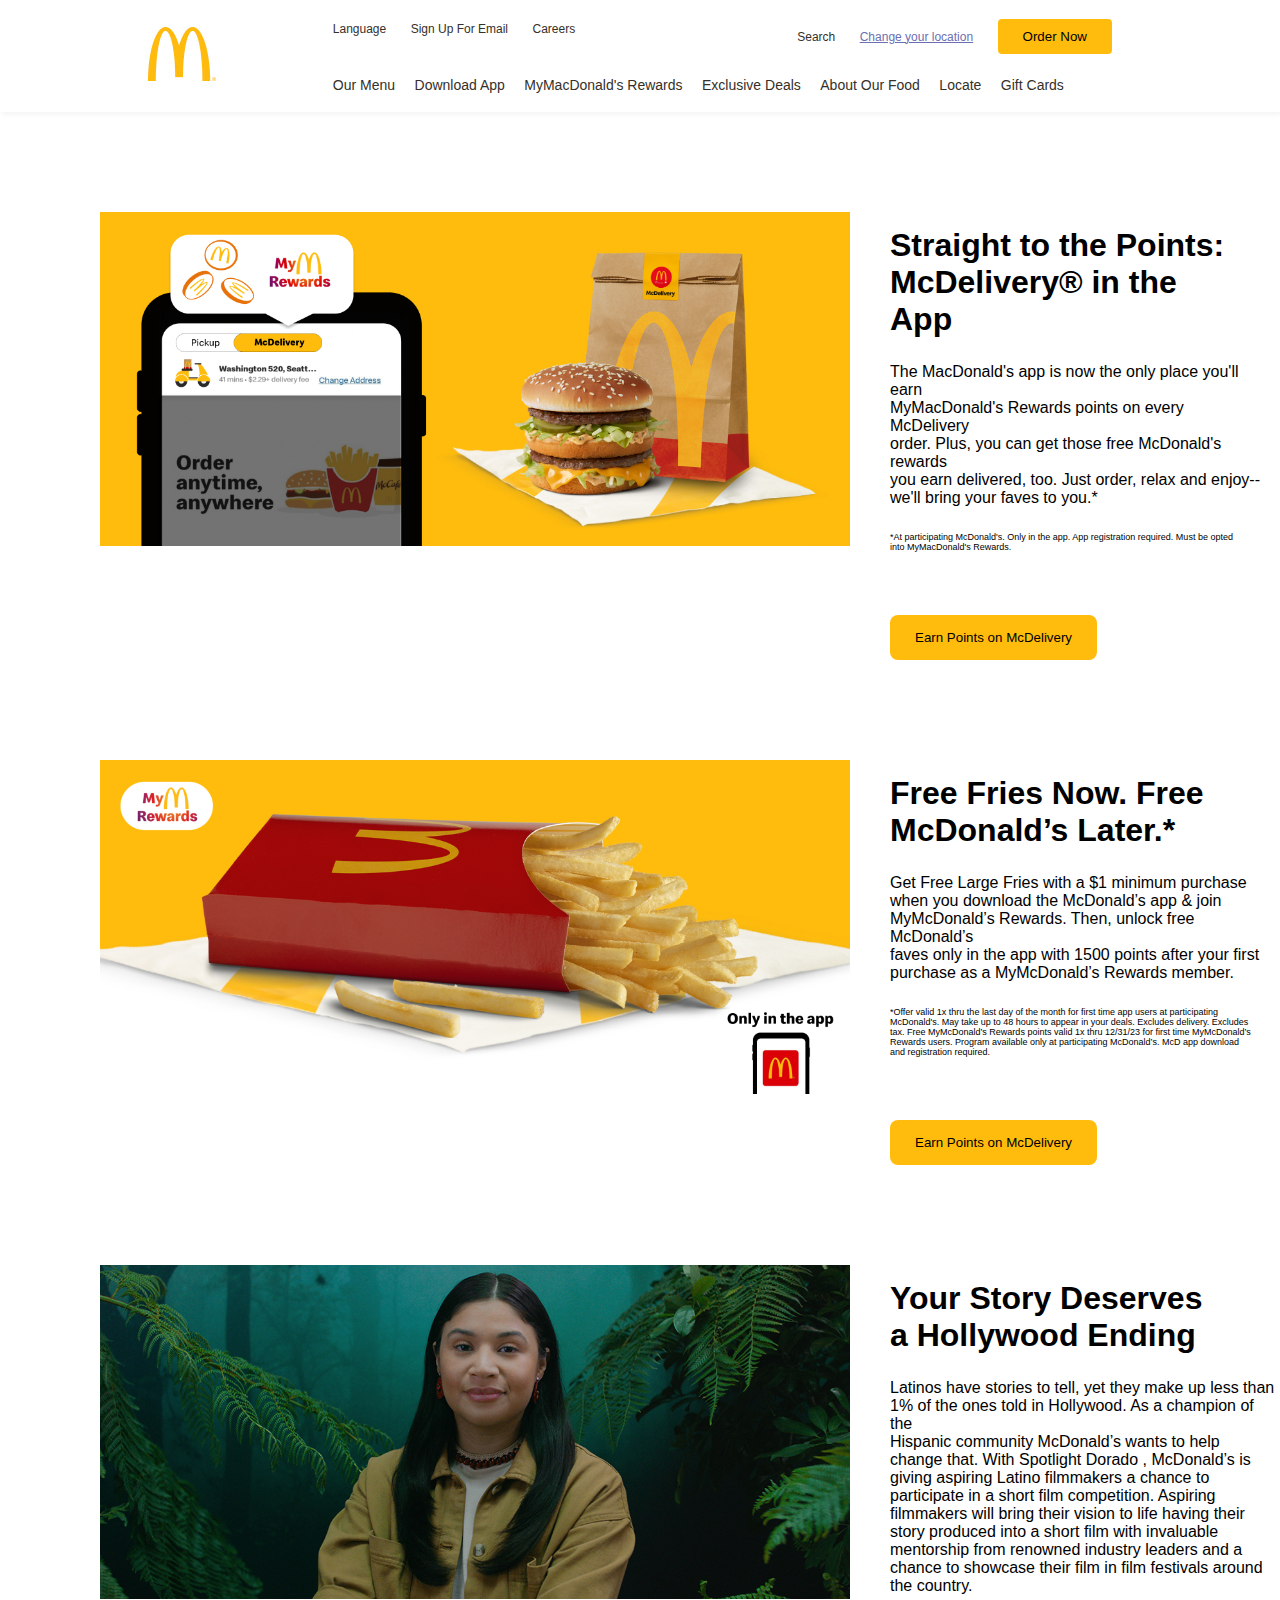
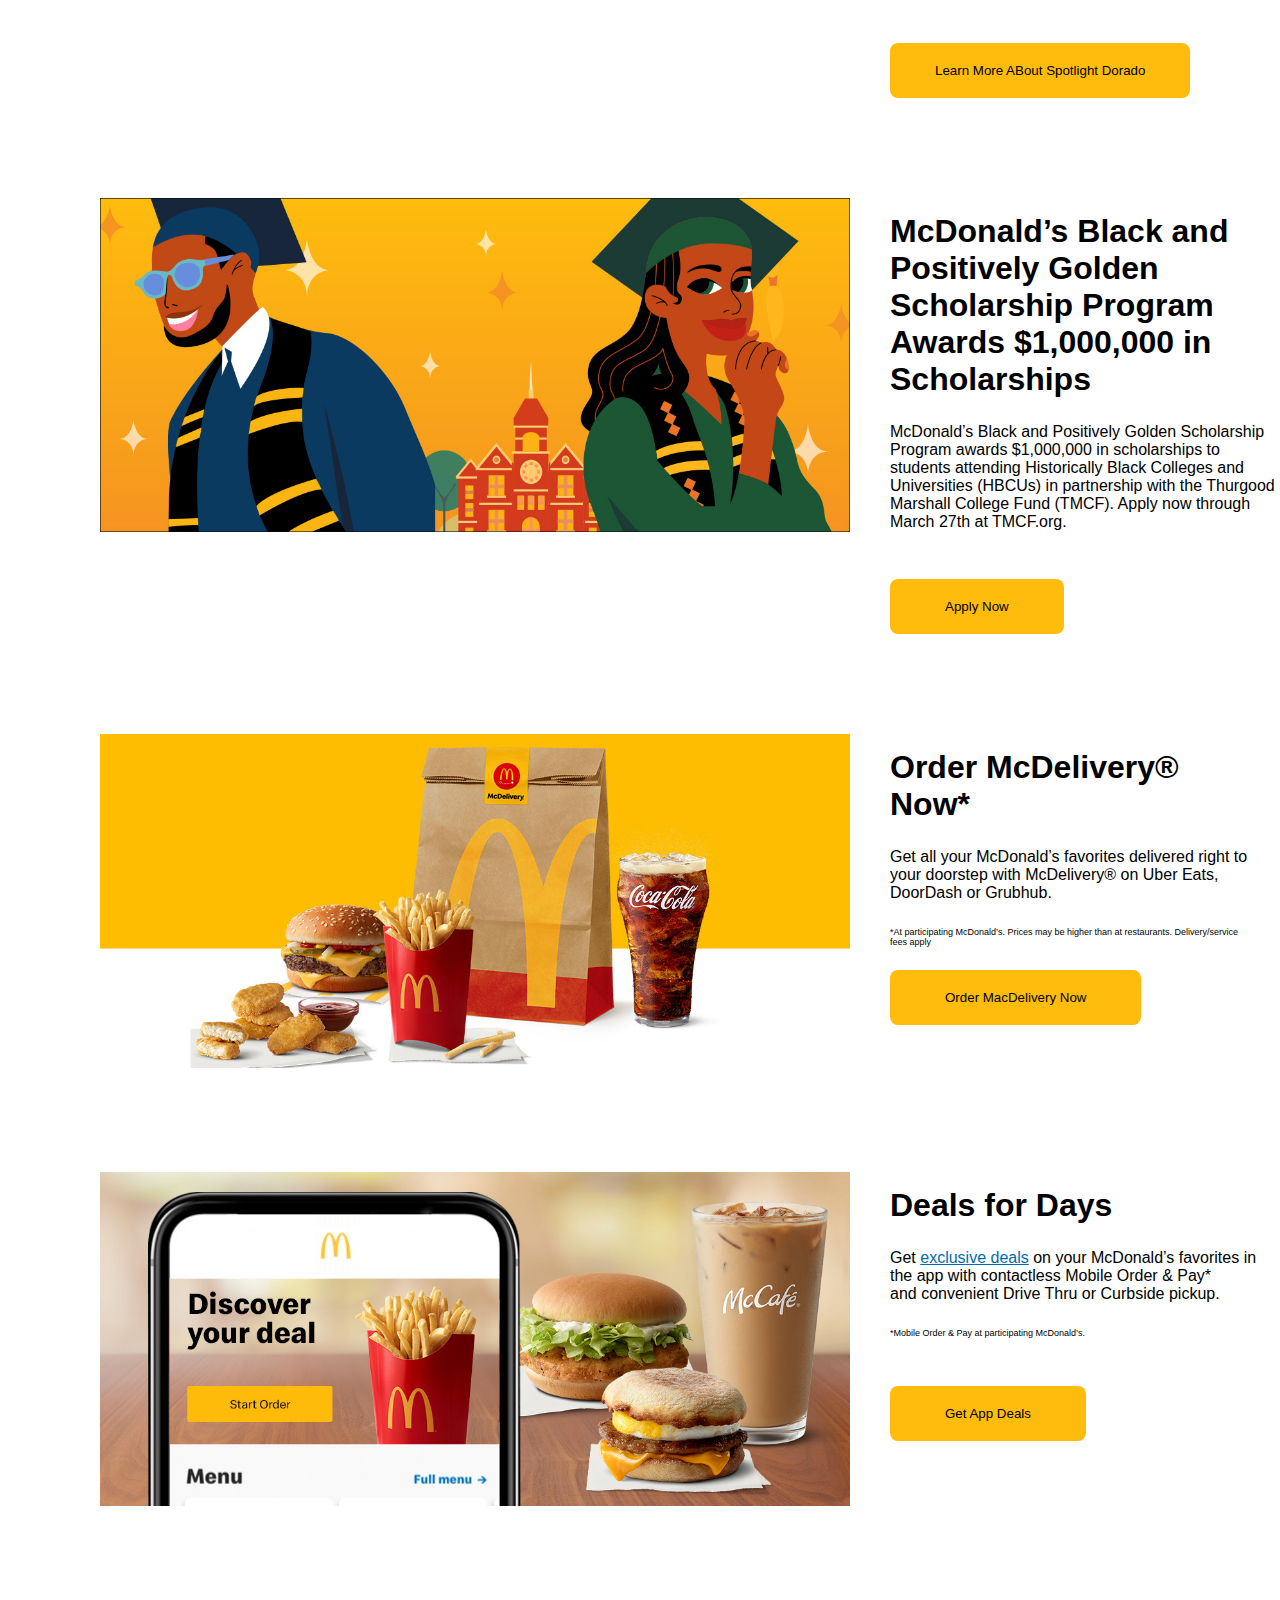
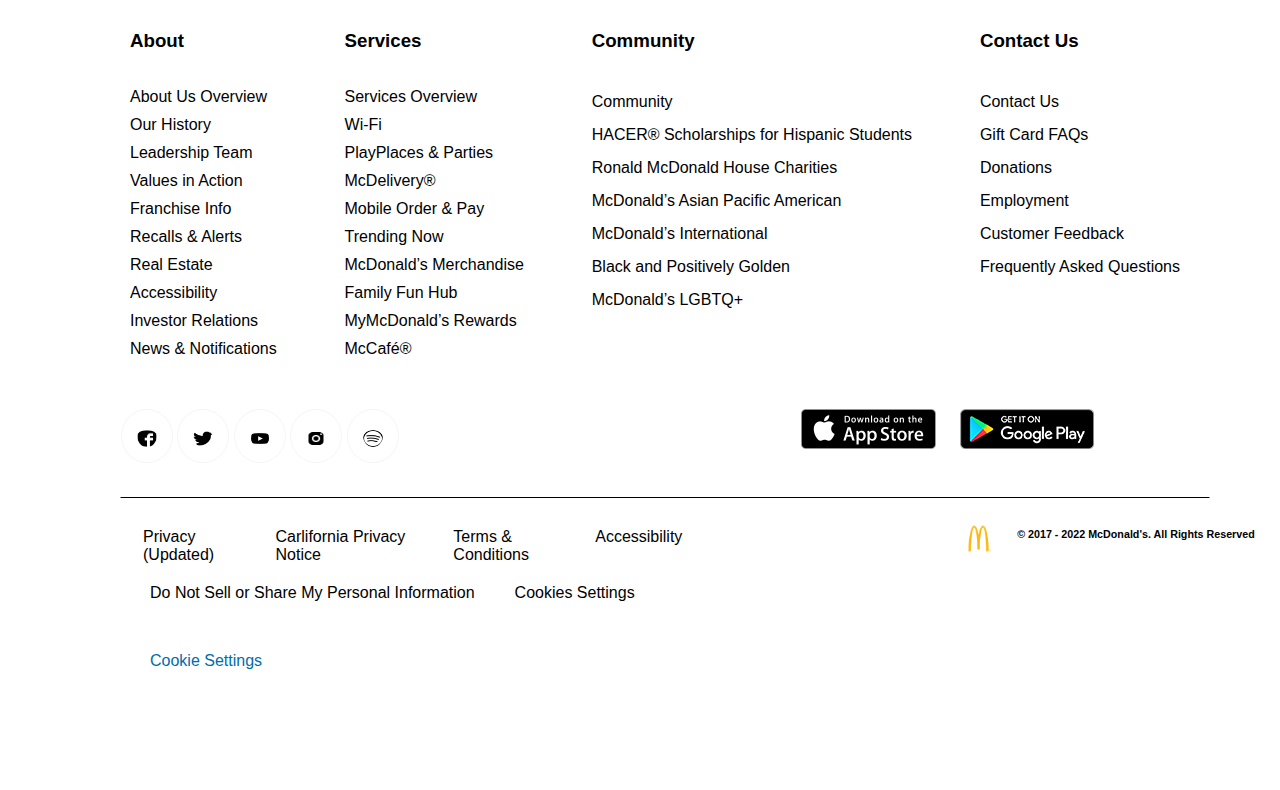
<file: index.html>
<!DOCTYPE html>
<html lang="en">
<head>
    <meta charset="UTF-8">
    <meta http-equiv="X-UA-Compatible" content="IE=edge">
    <meta name="viewport" content="width=device-width, initial-scale=1.0">
    <title>Lab Macdonald's Mock up</title>
    <link rel="stylesheet" href="index.css">
</head>
<body>
    <div class="nav">
        <div class="navbar">
            <div class="logo">
                <a href="index.html"><img src="./IMAGES/mac_logo.jpeg" alt=""></a>
            </div>
            <div class="main_menu">
                <div class="menu_1">
                    <div>
                        <a href="#">Language</a>
                        <a href="signup.html">Sign Up For Email</a>
                        <a href="careers.html">Careers</a>
                    </div>
                    <div class="menu_1_left">
                        <a href="#">Search</a>
                        <a class="location" href="#">Change your location</a>
                        <button>Order Now </button>
                    </div>
                </div>
                <div class="menu_2">
                    <a href="#">Our Menu</a>
                    <a href="downloadapp.html">Download App</a>
                    <a href="#">MyMacDonald's Rewards</a>
                    <a href="exclusive.html">Exclusive Deals</a>
                    <a href="about.html">About Our Food</a>
                    <a href="#">Locate</a>
                    <a href="#">Gift Cards</a>
                </div>
            </div>
        </div>
    </div>

    <!--Section 2-->
    <div class="section_2">
        <div class="row_1">
            <div class="col">
                <img src="./IMAGES/mac_hero.jpeg" alt="">
            </div>
            <div class="col">
                <h1>Straight to the Points: <br> McDelivery® in the <br> App</h1>
                <h6>The MacDonald's app is now the only place you'll earn <br> 
                    MyMacDonald's Rewards points on every McDelivery <br>
                     order. Plus, you can get those free McDonald's rewards <br> 
                     you earn delivered, too. Just order, relax and enjoy-- <br> we'll bring your faves to you.*</h6>
                <p>*At participating McDonald's. Only in the app. App registration required. Must be opted <br> 
                    into MyMacDonald's Rewards.</p> <br>
                <button>Earn Points on McDelivery</button>
            </div>

        </div>
    </div>

      <!--Section 3-->
      <div class="section_3">
        <div class="row_2">
            <div class="col">
                <img src="./IMAGES/second_hero.jpeg" alt="">
            </div>
            <div class="col">
                <h1>Free Fries Now. Free <br> McDonald’s Later.*</h1>
                <h6>Get Free Large Fries with a $1 minimum purchase <br> 
                    when you download the McDonald’s app & join <br> 
                    MyMcDonald’s Rewards. Then, unlock free McDonald’s <br> 
                    faves only in the app with 1500 points after your first <br> 
                    purchase as a MyMcDonald’s Rewards member.</h6>
                    <p>*Offer valid 1x thru the last day of the month for first time app users at participating <br> 
                        McDonald's. May take up to 48 hours to appear in your deals. Excludes delivery. Excludes <br> 
                        tax. Free MyMcDonald’s Rewards points valid 1x thru 12/31/23 for first time MyMcDonald’s <br>
                         Rewards users. Program available only at participating McDonald’s. McD app download <br> 
                         and registration required.</p> <br>
                <button>Earn Points on McDelivery</button>
            </div>

        </div>
    </div>

    <!--Section 4-->
    <div class="section_4">
        <div class="row_3">
            <div class="col">
                <img src="./IMAGES/third_hero.jpeg" alt="">
            </div>
            <div class="col">
                <h1>Your Story Deserves <br> a Hollywood Ending</h1>
                <h6>Latinos have stories to tell, yet they make up less than <br>
                     1% of the ones told in Hollywood. As a champion of the <br>
                      Hispanic community McDonald’s wants to help <br>
                       change that. With <strong>Spotlight Dorado</strong> , McDonald’s is <br>
                        giving aspiring Latino filmmakers a chance to <br>
                         participate in a short film competition. Aspiring <br>
                          filmmakers will bring their vision to life having their <br>
                          story produced into a short film with invaluable <br> 
                          mentorship from renowned industry leaders and a <br> 
                          chance to showcase their film in film festivals around <br> 
                          the country.</h6><br>
                          <button>Learn More ABout Spotlight Dorado</button>
            </div>
        </div>
    </div>

    <!--Section 5-->
    <div class="section_5">
        <div class="row_4">
            <div class="col">
                <img src="./IMAGES/fourth_hero.jpeg" alt="">
            </div>
            <div class="col">
                <h1>McDonald’s Black and <br> 
                    Positively Golden <br> 
                    Scholarship Program <br> 
                    Awards $1,000,000 in <br> 
                    Scholarships
                </h1>
                <h6>McDonald’s Black and Positively Golden Scholarship <br>
                     Program awards $1,000,000 in scholarships to <br>
                     students attending Historically Black Colleges and <br> 
                     Universities (HBCUs) in partnership with the Thurgood <br>
                      Marshall College Fund (TMCF). Apply now through <br> 
                      March 27th at TMCF.org.
                </h6> <br>
                <button>Apply Now</button>
            </div>
        </div>
    </div>

    <!--Section 6-->
    <div class="section_6">
        <div class="row_5">
            <div class="col">
                <img src="./IMAGES/fifth_hero.jpeg" alt="">
            </div>
            <div class="col">
                <h1>Order McDelivery® <br> Now*</h1>
                <h6>Get all your McDonald’s favorites delivered right to <br>
                     your doorstep with McDelivery® on Uber Eats, <br>
                      DoorDash or Grubhub.
                </h6>
                <p>*At participating McDonald’s. Prices may be higher than at restaurants. Delivery/service <br>
                     fees apply
                </p> <br>
                <button>Order MacDelivery Now</button>
            </div>
        </div>
    </div>

    <!--Section 7-->
    <div class="section_7">
        <div class="row_6">
            <div class="col">
                <img src="./IMAGES/sixth_hero.jpeg" alt="">
            </div>
            <div class="col">
                <h1>Deals for Days</h1>
                <h6>Get <a class="Deal" href="#">exclusive deals</a> on your McDonald’s favorites in <br>
                     the app with contactless Mobile Order & Pay* <br> 
                     and convenient Drive Thru or Curbside pickup.
                </h6>
                <p>*Mobile Order & Pay at participating McDonald’s.</p> <br>
                <button> Get App Deals </button>
            </div>
        </div>
    </div>
    

    <!--Section 8-->
    <div class="section_8">
        <div class="row_7">
            <div class="col_1">
                <h3>About</h3>
                <li><a href="#">About Us Overview</a></li>
                <li><a href="#">Our History</a></li>
                <li><a href="#">Leadership Team</a></li>
                <li><a href="#">Values in Action</a></li>
                <li><a href="#">Franchise Info</a></li>
                <li><a href="#">Recalls & Alerts</a></li>
                <li><a href="#">Real Estate</a></li>
                <li><a href="#">Accessibility</a></li>
                <li><a href="#">Investor Relations</a></li>
                <li><a href="#">News & Notifications</a></li>
            </div>
            <div class="col_2">
                <h3>Services</h3>
                <li><a href="#">Services Overview </a></li>
                <li><a href="#">Wi-Fi</a></li>
                <li><a href="#">PlayPlaces & Parties</a></li>
                <li><a href="#">McDelivery®</a></li>
                <li><a href="#">Mobile Order & Pay</a></li>
                <li><a href="#">Trending Now</a></li>
                <li><a href="#">McDonald’s Merchandise</a></li>
                <li><a href="#">Family Fun Hub</a></li>
                <li><a href="#">MyMcDonald’s Rewards</a></li>
                <li><a href="#">McCafé®</a></li>
            </div>
            <div class="col_3">
                <h3>Community</h3>
                <li><a href="#">Community</a></li>
                <li><a href="#">HACER® Scholarships for Hispanic Students</a></li>
                <li><a href="#">Ronald McDonald House Charities</a></li>
                <li><a href="#">McDonald’s Asian Pacific American</a></li>
                <li><a href="#">McDonald’s International</a></li>
                <li><a href="#">Black and Positively Golden </a></li>
                <li><a href="#">McDonald’s LGBTQ+</a></li>
            </div>
            <div class="col_4">
                <h3>Contact Us</h3>
                <li><a href="#">Contact Us</a></li>
                <li><a href="#">Gift Card FAQs</a></li>
                <li><a href="#">Donations</a></li>
                <li><a href="#">Employment</a></li>
                <li><a href="#">Customer Feedback</a></li>
                <li><a href="#">Frequently Asked Questions</a></li>
            </div>
        </div>
    </div>


    <!--Section 9-->
    <div class="section_9">
        <div class="row_8">
            <div class="col-1">
                <img src="./IMAGES/facebook.png" alt="">
                <img src="./IMAGES/twitter.png" alt="">
                <img src="./IMAGES/youtube.png" alt="">
                <img src="./IMAGES/instagram.png" alt="">
                <img src="./IMAGES/spotify.png" alt="">
            </div>
            <div class="col-2">
                <img src="./IMAGES/apple.png" alt="">
                <img src="./IMAGES/playstore.png" alt="">
            </div>
        </div>
    </div>

    <!--Section 10-->
    <div class="section_10">
        <div class="row_9">
            <li><a href="#">Privacy (Updated)</a></li>
            <li><a href="#">Carlifornia Privacy Notice </a></li>
            <li><a href="#">Terms & Conditions</a></li>
            <li><a href="#">Accessibility</a></li>
            <div>
                <img src="./IMAGES/mac_logo.jpeg" alt="">
                <h6>© 2017 - 2022 McDonald's. All Rights Reserved</h6>
            </div>
           
        </div>
    </div>
    <div class="section_11">
        <li><a href="#">Do Not Sell or Share My Personal Information</a></li>
        <li><a href="#">Cookies Settings</a></li>
    </div>
    <div class="section_11i">
        <li><a href="#">Cookie Settings</a></li>
    </div>
</body>
</html>
</file>
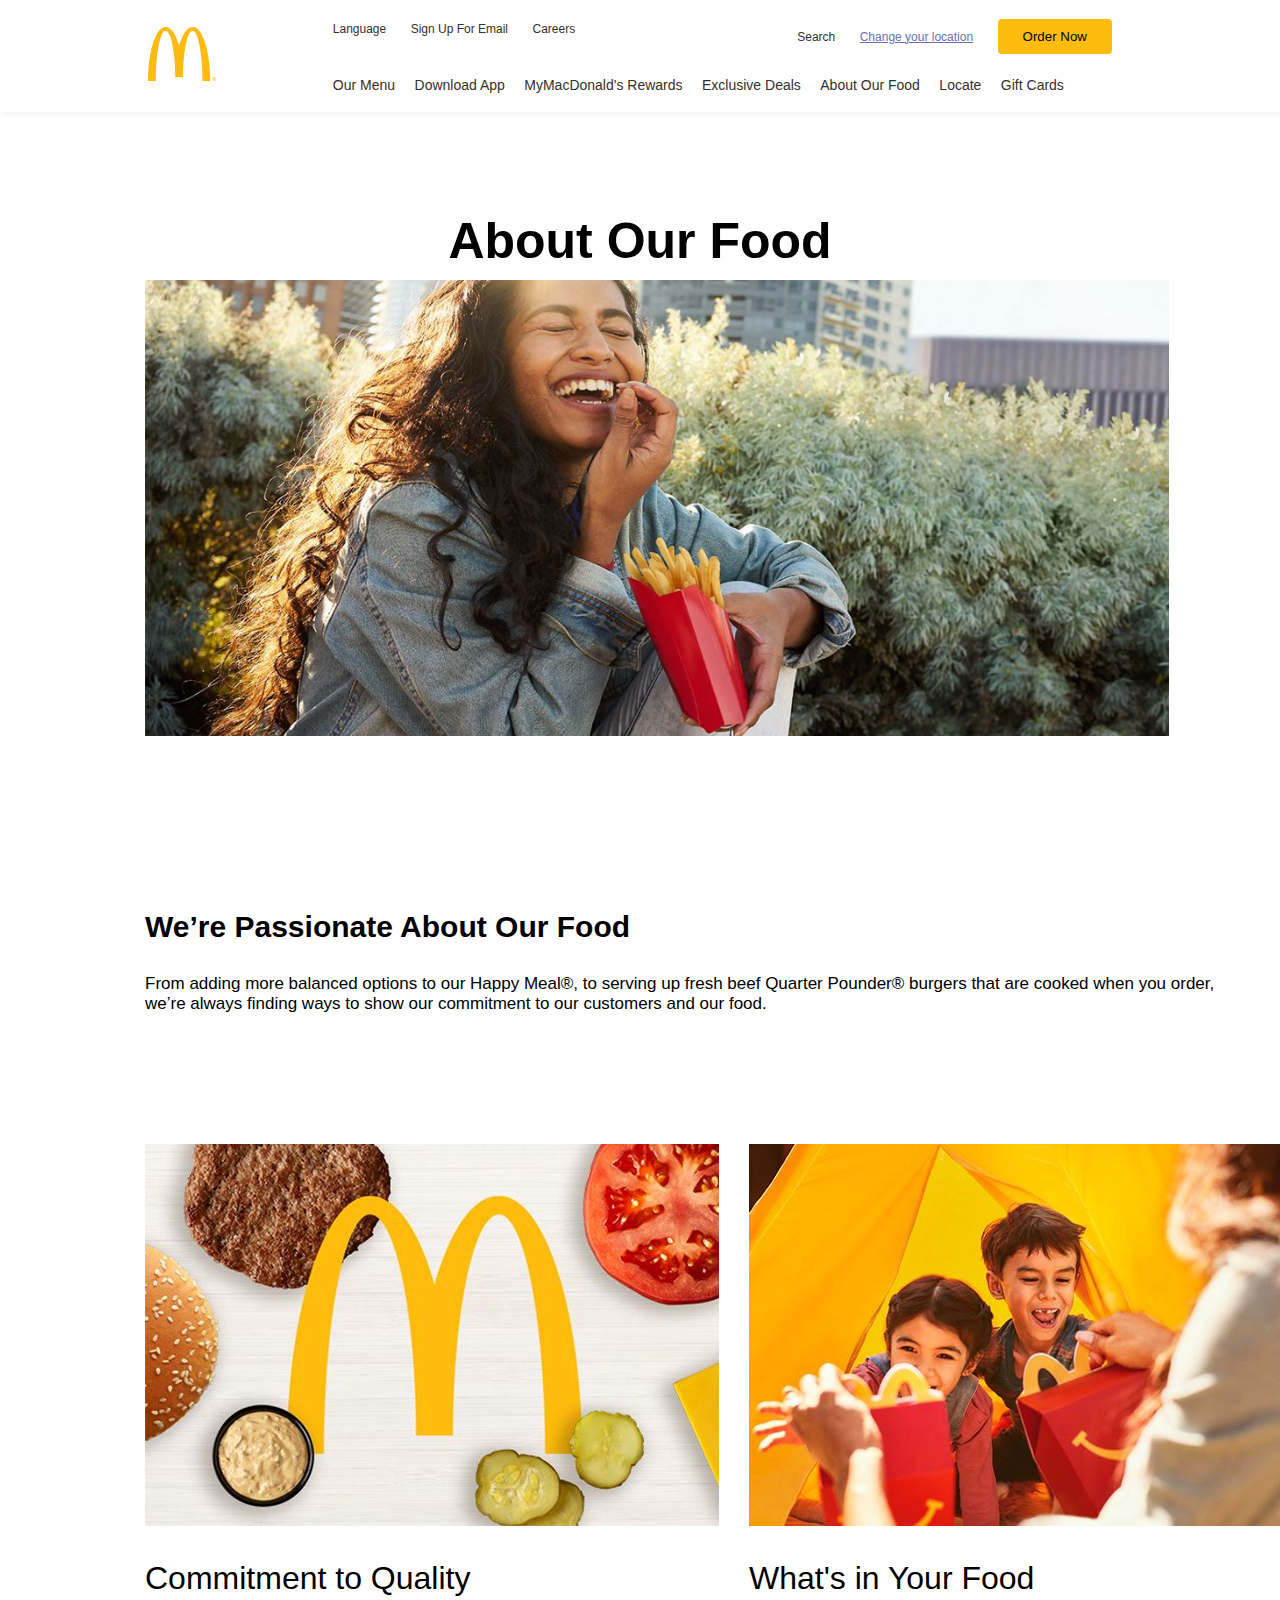
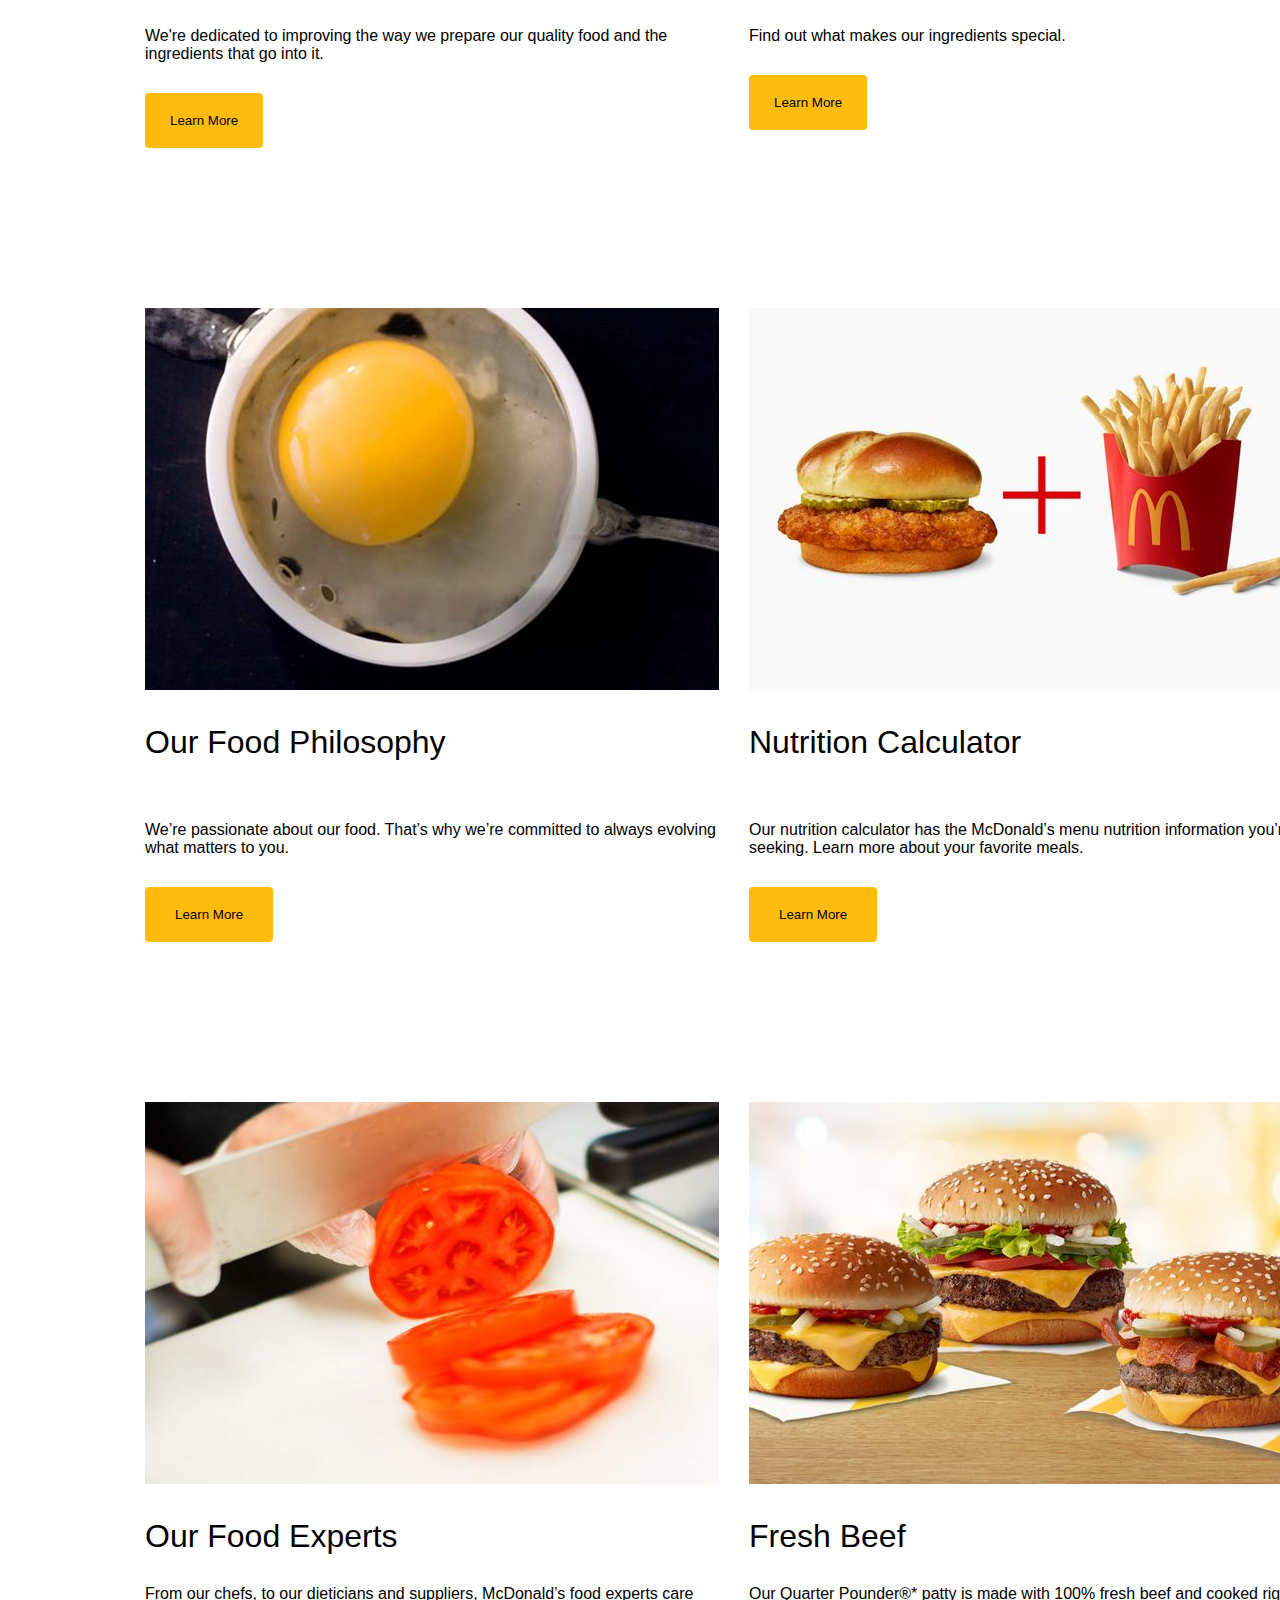
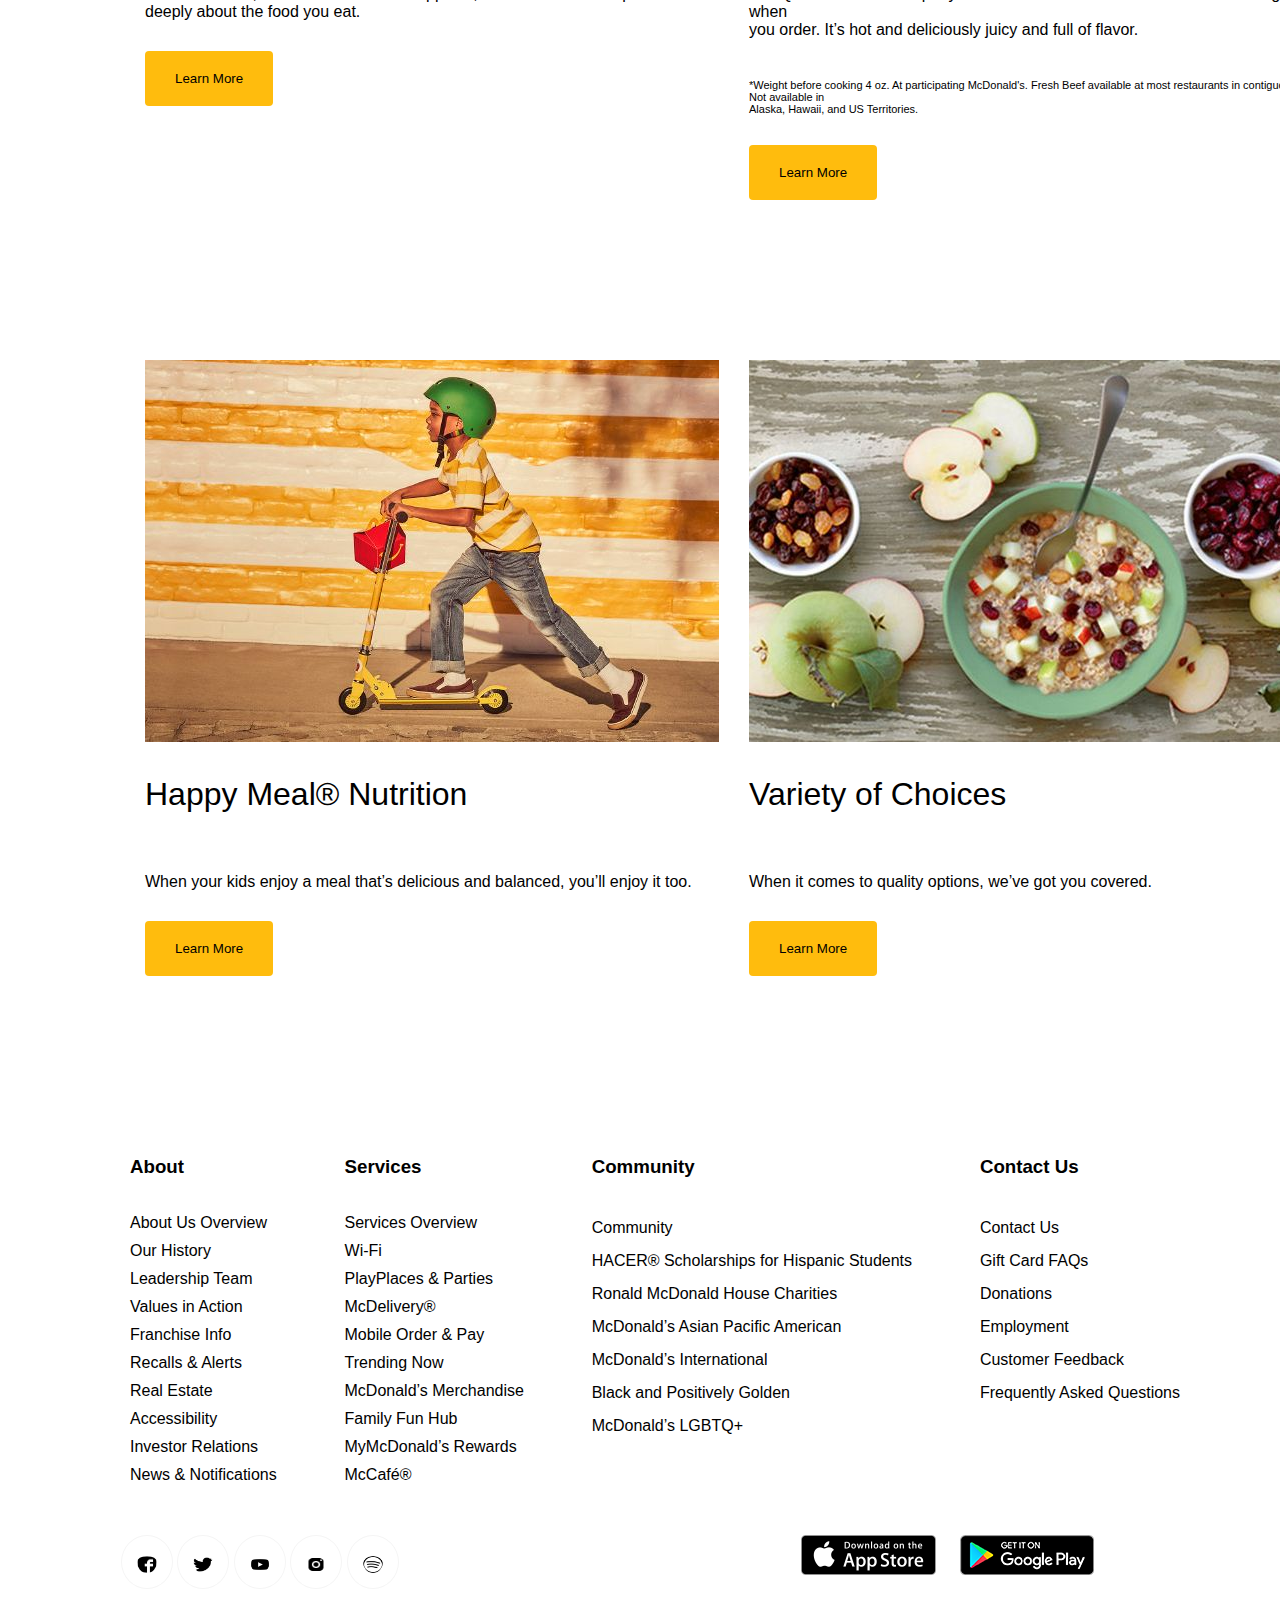
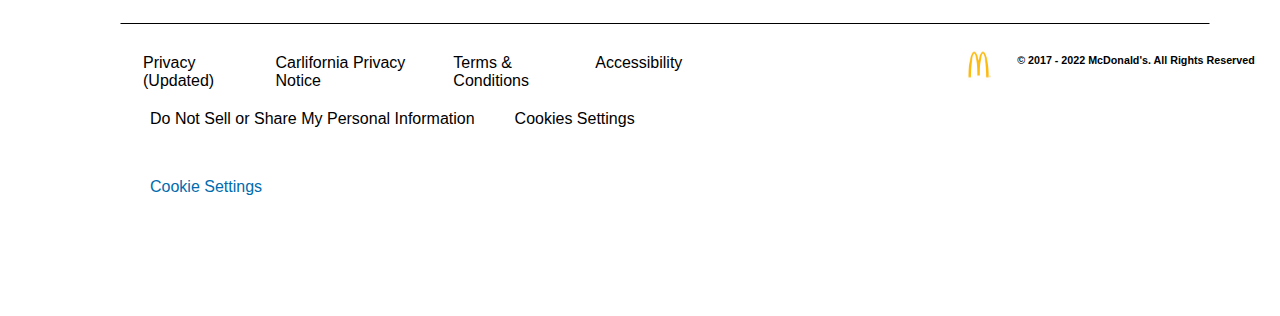
<file: about.html>
<!DOCTYPE html>
<html lang="en">
<head>
    <meta charset="UTF-8">
    <meta http-equiv="X-UA-Compatible" content="IE=edge">
    <meta name="viewport" content="width=device-width, initial-scale=1.0">
    <title>About Our Food : Learning the way</title>
    <link rel="stylesheet" href="index.css">
</head>
<body>
    <div class="nav">
        <div class="navbar">
            <div class="logo">
                <a href="index.html"><img src="./IMAGES/mac_logo.jpeg" alt=""></a>
            </div>
            <div class="main_menu">
                <div class="menu_1">
                    <div>
                        <a href="#">Language</a>
                        <a href="signup.html">Sign Up For Email</a>
                        <a href="careers.html">Careers</a>
                    </div>
                    <div class="menu_1_left">
                        <a href="#">Search</a>
                        <a class="location" href="#">Change your location</a>
                        <button>Order Now </button>
                    </div>
                </div>
                <div class="menu_2">
                    <a href="#">Our Menu</a>
                    <a href="downloadapp.html">Download App</a>
                    <a href="#">MyMacDonald's Rewards</a>
                    <a href="exclusive.html">Exclusive Deals</a>
                    <a href="about.html">About Our Food</a>
                    <a href="#">Locate</a>
                    <a href="#">Gift Cards</a>
                </div>
            </div>
        </div>
    </div>

    <!--Section 23-->
    <div class="section_23">
        <div class="row_21">
            <h1>About Our Food</h1>
            <img src="./IMAGES/About_Our_Food_Hero_1.jpeg" alt="">
        </div>
    </div>

    <!--Section 24-->
    <div class="section_24">
        <div class="row_22">
            <h2>We’re Passionate About Our Food</h2>
            <p>From adding more balanced options to our Happy Meal®, to serving up fresh beef Quarter Pounder® burgers 
                that are cooked when you order, we’re always finding ways to
                 show our commitment to our customers and our food. 
            </p>
        </div>
    </div>

    <!--Section 25-->
    <div class="section_25">
        <div class="row_23">
            <div class="col">
                <img src="./IMAGES/commitment_1.jpeg" alt="">
                <h1>Commitment to Quality</h1>
                <p>We're dedicated to improving the way we prepare our quality food and the <br>
                     ingredients that go into it.
                </p>
                <button>Learn More</button>
            </div>
            <div class="col">
                <img src="./IMAGES/commitment_2.jpeg" alt="">
                <h1>What's in Your Food</h1>
                <p>Find out what makes our ingredients special.</p>
                <button>Learn More</button>
            </div>
        </div>
    </div>

    <!--section_26-->
    <div class="section_26">
        <div class="row_24">
            <div class="col">
                <img src="./IMAGES/our food section_1.jpeg" alt="">
                <h1>Our Food Philosophy</h1>
                <p>We’re passionate about our food. That’s why we’re committed to always evolving <br>
                     what matters to you.
                </p>
                <button>Learn More</button>
            </div>
            <div class="col">
                <img src="./IMAGES/craby_paddy.jpeg" alt="">
                <h1>Nutrition Calculator</h1>
                <p>Our nutrition calculator has the McDonald’s menu nutrition information you’re <br>
                     seeking. Learn more about your favorite meals.
                </p>
                <button>Learn More</button>
            </div>
        </div>
    </div>


     <!--section_27-->
     <div class="section_27">
        <div class="row_25">
            <div class="col">
                <img src="./IMAGES/ourfoodexperts.jpeg" alt="">
                <h1>Our Food Experts</h1>
                <p>From our chefs, to our dieticians and suppliers, McDonald’s food experts care <br>
                     deeply about the food you eat.
                </p>
                <button>Learn More</button>
            </div>
            <div class="col">
                <img src="./IMAGES/freshbeef.jpeg" alt="">
                <h1>Fresh Beef</h1>
                <h4>Our Quarter Pounder®* patty is made with 100% fresh beef and cooked right when <br>
                    you order. It’s hot and deliciously juicy and full of flavor.
                </h4>
                <p class="Alaska">*Weight before cooking 4 oz. At participating McDonald's. Fresh Beef available at most restaurants in contiguous US.
                     Not available in <br>
                    Alaska, Hawaii, and US Territories.
                </p>
                <button>Learn More</button>
            </div>
        </div>
    </div>

        <!--section_28-->
        <div class="section_28">
            <div class="row_26">
                <div class="col">
                    <img src="./IMAGES/2_Pub_Happy_Meal_574x384_2-column-desktop.jpeg" alt="">
                    <h1>Happy Meal® Nutrition</h1>
                    <p>When your kids enjoy a meal that’s delicious and balanced, you’ll enjoy it too.</p>
                    <button>Learn More</button>
                </div>
                <div class="col">
                    <img src="./IMAGES/Variety_2Col_1110x740_Desktop_2-column-desktop.jpeg" alt="">
                    <h1>Variety of Choices</h1>
                    <p>When it comes to quality options, we’ve got you covered.</p>
                    <button>Learn More</button>
                </div>
            </div>
        </div>

         <!--Section 8-->
    <div class="section_8">
        <div class="row_7">
            <div class="col_1">
                <h3>About</h3>
                <li><a href="#">About Us Overview</a></li>
                <li><a href="#">Our History</a></li>
                <li><a href="#">Leadership Team</a></li>
                <li><a href="#">Values in Action</a></li>
                <li><a href="#">Franchise Info</a></li>
                <li><a href="#">Recalls & Alerts</a></li>
                <li><a href="#">Real Estate</a></li>
                <li><a href="#">Accessibility</a></li>
                <li><a href="#">Investor Relations</a></li>
                <li><a href="#">News & Notifications</a></li>
            </div>
            <div class="col_2">
                <h3>Services</h3>
                <li><a href="#">Services Overview </a></li>
                <li><a href="#">Wi-Fi</a></li>
                <li><a href="#">PlayPlaces & Parties</a></li>
                <li><a href="#">McDelivery®</a></li>
                <li><a href="#">Mobile Order & Pay</a></li>
                <li><a href="#">Trending Now</a></li>
                <li><a href="#">McDonald’s Merchandise</a></li>
                <li><a href="#">Family Fun Hub</a></li>
                <li><a href="#">MyMcDonald’s Rewards</a></li>
                <li><a href="#">McCafé®</a></li>
            </div>
            <div class="col_3">
                <h3>Community</h3>
                <li><a href="#">Community</a></li>
                <li><a href="#">HACER® Scholarships for Hispanic Students</a></li>
                <li><a href="#">Ronald McDonald House Charities</a></li>
                <li><a href="#">McDonald’s Asian Pacific American</a></li>
                <li><a href="#">McDonald’s International</a></li>
                <li><a href="#">Black and Positively Golden </a></li>
                <li><a href="#">McDonald’s LGBTQ+</a></li>
            </div>
            <div class="col_4">
                <h3>Contact Us</h3>
                <li><a href="#">Contact Us</a></li>
                <li><a href="#">Gift Card FAQs</a></li>
                <li><a href="#">Donations</a></li>
                <li><a href="#">Employment</a></li>
                <li><a href="#">Customer Feedback</a></li>
                <li><a href="#">Frequently Asked Questions</a></li>
            </div>
        </div>
    </div>


    <!--Section 9-->
    <div class="section_9">
        <div class="row_8">
            <div class="col-1">
                <img src="./IMAGES/facebook.png" alt="">
                <img src="./IMAGES/twitter.png" alt="">
                <img src="./IMAGES/youtube.png" alt="">
                <img src="./IMAGES/instagram.png" alt="">
                <img src="./IMAGES/spotify.png" alt="">
            </div>
            <div class="col-2">
                <img src="./IMAGES/apple.png" alt="">
                <img src="./IMAGES/playstore.png" alt="">
            </div>
        </div>
    </div>

    <!--Section 10-->
    <div class="section_10">
        <div class="row_9">
            <li><a href="#">Privacy (Updated)</a></li>
            <li><a href="#">Carlifornia Privacy Notice </a></li>
            <li><a href="#">Terms & Conditions</a></li>
            <li><a href="#">Accessibility</a></li>
            <div>
                <img src="./IMAGES/mac_logo.jpeg" alt="">
                <h6>© 2017 - 2022 McDonald's. All Rights Reserved</h6>
            </div>
           
        </div>
    </div>
    <div class="section_11">
        <li><a href="#">Do Not Sell or Share My Personal Information</a></li>
        <li><a href="#">Cookies Settings</a></li>
    </div>
    <div class="section_11i">
        <li><a href="#">Cookie Settings</a></li>
    </div>
</body>
</html>
</file>
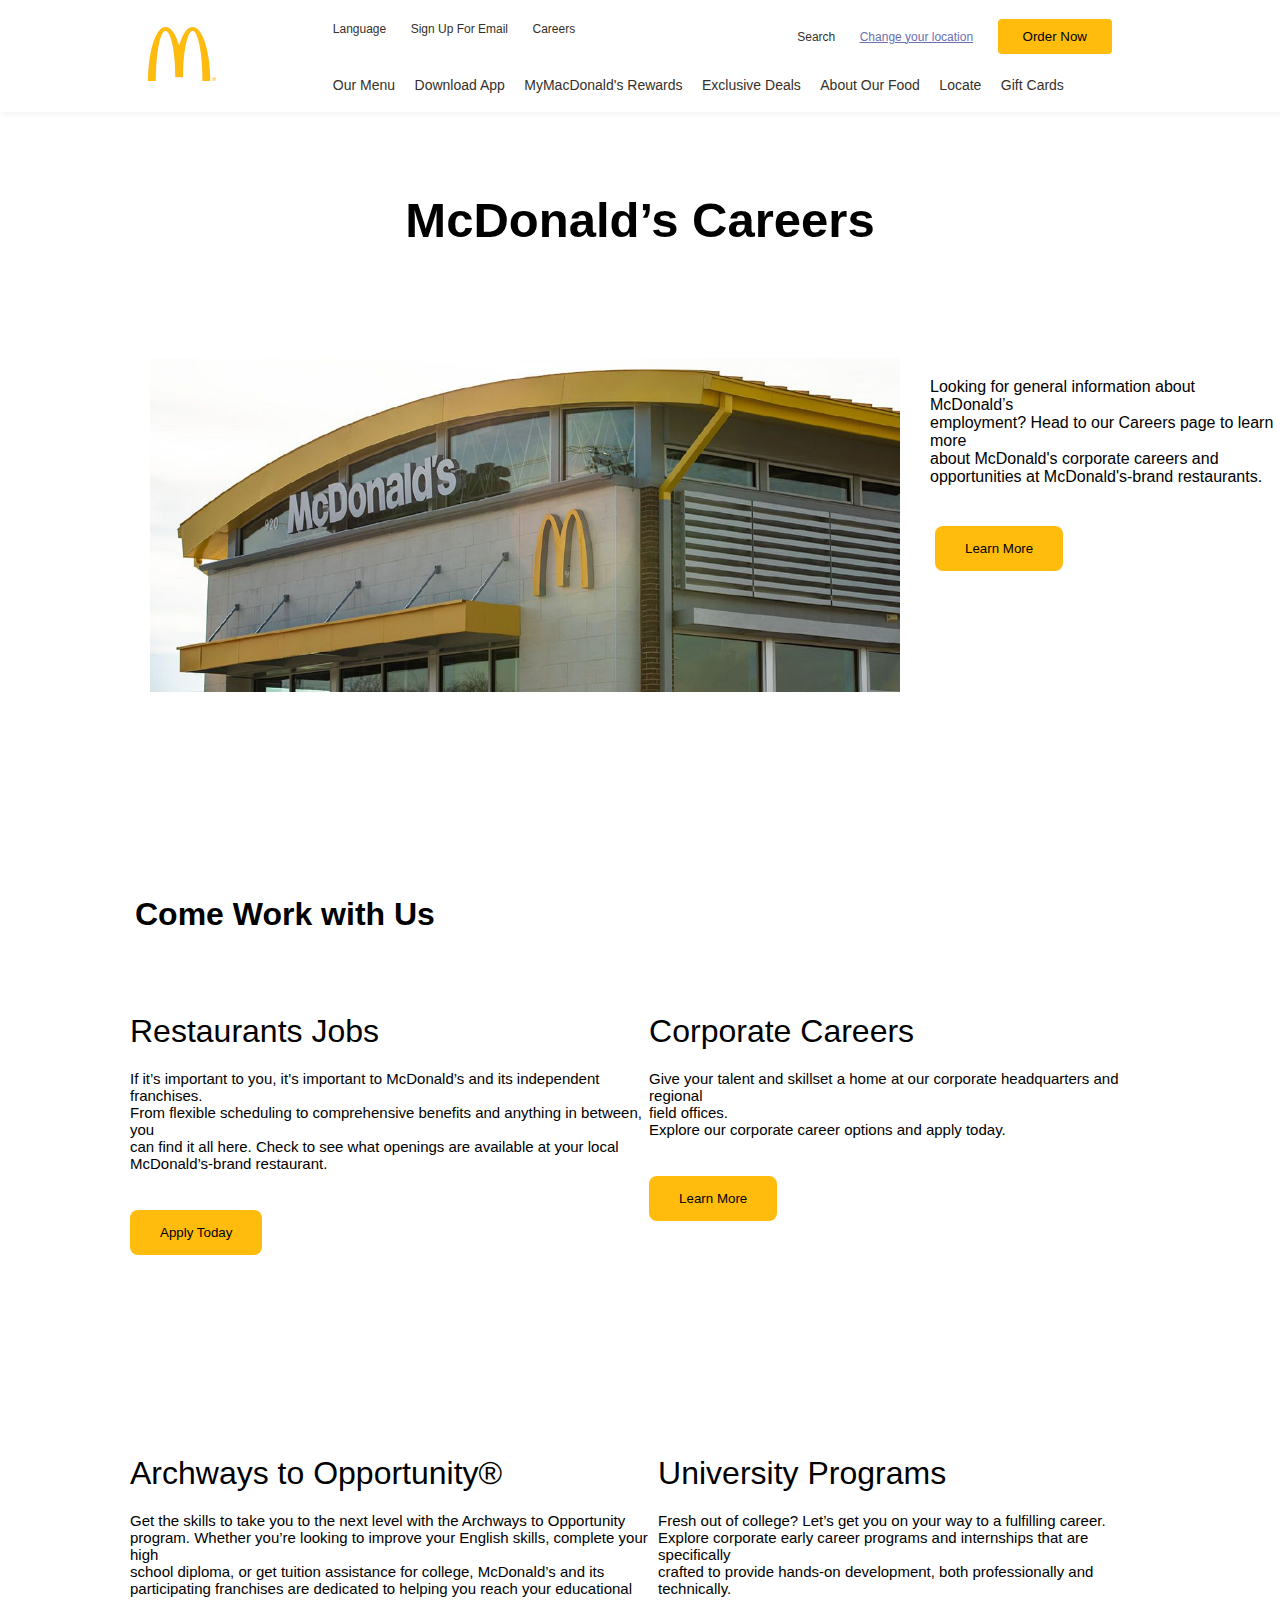
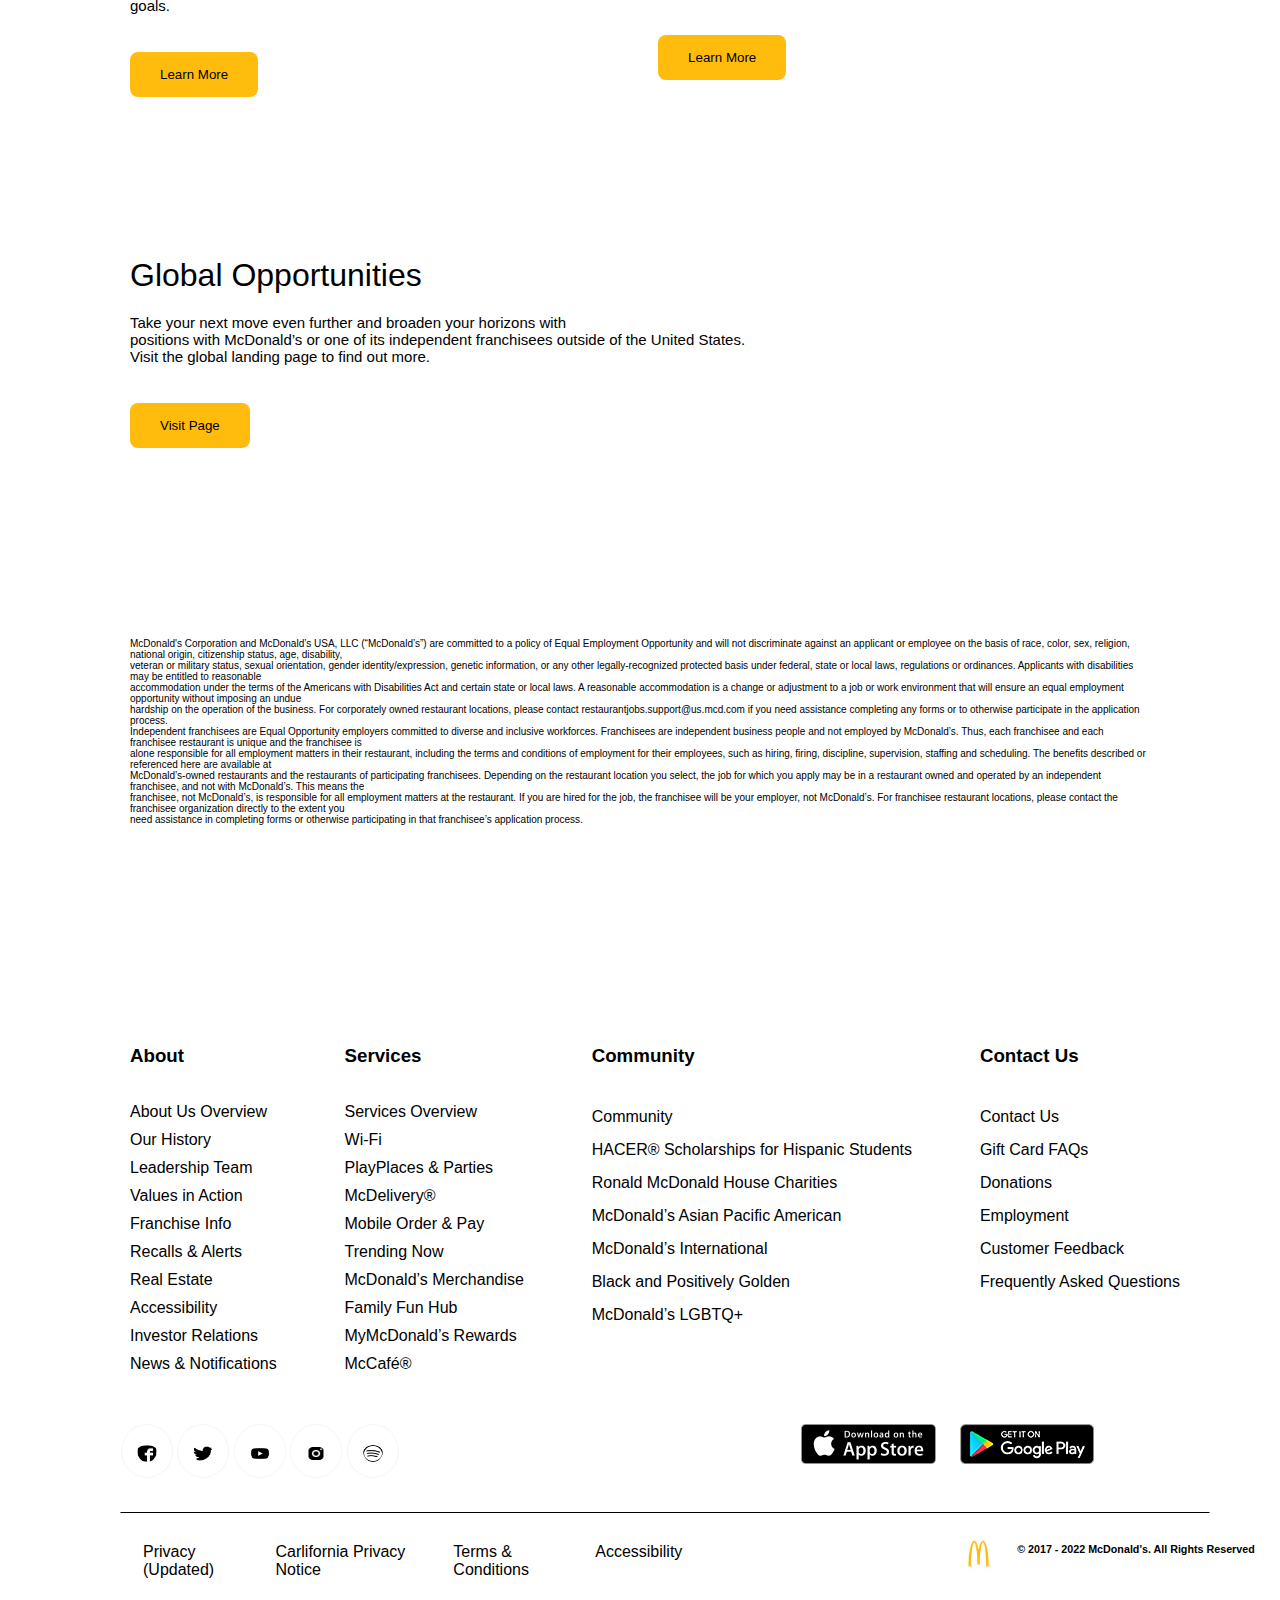
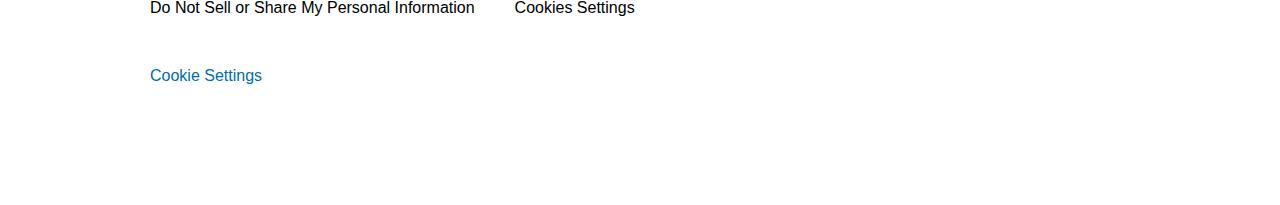
<file: careers.html>
<!DOCTYPE html>
<html lang="en">
<head>
    <meta charset="UTF-8">
    <meta http-equiv="X-UA-Compatible" content="IE=edge">
    <meta name="viewport" content="width=device-width, initial-scale=1.0">
    <title>McDonald’s Careers: Application</title>
    <link rel="stylesheet" href="index.css">
</head>
<body>
    <div class="nav">
        <div class="navbar">
            <div class="logo">
                <a href="index.html"><img src="./IMAGES/mac_logo.jpeg" alt=""></a>
            </div>
            <div class="main_menu">
                <div class="menu_1">
                    <div>
                        <a href="#">Language</a>
                        <a href="signup.html">Sign Up For Email</a>
                        <a href="careers.html">Careers</a>
                    </div>
                    <div class="menu_1_left">
                        <a href="#">Search</a>
                        <a class="location" href="#">Change your location</a>
                        <button>Order Now </button>
                    </div>
                </div>
                <div class="menu_2">
                    <a href="#">Our Menu</a>
                    <a href="downloadapp.html">Download App</a>
                    <a href="#">MyMacDonald's Rewards</a>
                    <a href="exclusive.html">Exclusive Deals</a>
                    <a href="about.html">About Our Food</a>
                    <a href="#">Locate</a>
                    <a href="#">Gift Cards</a>
                </div>
            </div>
        </div>
    </div>


    <!--Section 16-->
    <div class="section_16">
        <div class="row_14">
            <h1>McDonald’s Careers</h1>
        </div>
    </div>

     <!--Section 17-->
    <div class="section_17">
        <div class="row_15">
            <div class="col">
                <img src="./IMAGES/career_1.jpeg" alt="">
            </div>
        <div class="col">
                <h3>Looking for general information about McDonald’s <br> 
                    employment? Head to our Careers page to learn more <br> 
                    about McDonald's corporate careers and <br> 
                    opportunities at McDonald's-brand restaurants.
                </h3>
                <button>Learn More</button>
        </div>
        </div>
        </div>


    <!--Section 18-->
    <div class="section_18">
        <div class="row_16">
            <h1>Come Work with Us </h1>
        </div>
    </div>    

    <!--Section 19-->
    <div class="section_19">
        <div class="row_17">
            <div class="col">
                <h1>Restaurants Jobs</h1>
                <h6>If it’s important to you, it’s important to McDonald’s and its independent franchises. <br> 
                    From flexible scheduling to comprehensive benefits and anything in between, you <br>
                     can find it all here. Check to see what openings are available at your local <br> 
                     McDonald’s-brand restaurant.
                </h6> <br>
                <button>Apply Today</button>
            </div>
            <div class="col">
                <h1>Corporate Careers</h1>
                <h6>Give your talent and skillset a home at our corporate headquarters and regional <br> 
                    field offices. <br>
                    Explore our corporate career options and apply today.
                </h6> <br>
                <button>Learn More</button>
            </div>
        </div>
    </div>

    <!--Section 20-->
    <div class="section_20">
        <div class="row_18">
            <div class="col">
                <h1>Archways to Opportunity®</h1>
                <h6>Get the skills to take you to the next level with the Archways to Opportunity <br> 
                    program. Whether you’re looking to improve your English skills, complete your high <br> 
                    school diploma, or get tuition assistance for college, McDonald’s and its <br>
                     participating franchises are dedicated to helping you reach your educational goals.
                </h6> <br>
                <button>Learn More</button>
            </div>
            <div class="col">
                <h1>University Programs</h1>
                <h6>Fresh out of college? Let’s get you on your way to a fulfilling career. <br>
                    Explore corporate early career programs and internships that are specifically <br> 
                    crafted to provide hands-on development, both professionally and technically.
                </h6> <br>
                <button>Learn More</button>
            </div>
        </div>
    </div>


      <!--Section 21-->
      <div class="section_21">
        <div class="row_19">
            <div class="col">
                <h1>Global Opportunities</h1>
                <h6>Take your next move even further and broaden your horizons with <br> 
                    positions with McDonald’s or one of its independent franchisees outside of the United States. <br>
                     Visit the global landing page to find out more.
                </h6> <br>
                <button>Visit Page</button>
            </div>
        </div>
    </div>


    <!--Section 22-->
    <div class="section_22">
        <div class="row_20">
            <div class="col_1">
                <p>McDonald's Corporation and McDonald’s USA, LLC (“McDonald’s”) are committed to a policy of Equal Employment Opportunity and will not discriminate against an applicant or employee on the basis of race, color, sex, religion, national origin, citizenship status, age, disability, <br>
                     veteran or military status, sexual orientation, gender identity/expression, genetic information, or any other legally-recognized protected basis under federal, state or local laws, regulations or ordinances. Applicants with disabilities may be entitled to reasonable <br>
                      accommodation under the terms of the Americans with Disabilities Act and certain state or local laws. A reasonable accommodation is a change or adjustment to a job or work environment that will ensure an equal employment opportunity without imposing an undue <br>
                       hardship on the operation of the business. For corporately owned restaurant locations, please contact restaurantjobs.support@us.mcd.com if you need assistance completing any forms or to otherwise participate in the application process.</p>
            </div>
            <div class="col_2">
                <p>Independent franchisees are Equal Opportunity employers committed to diverse and inclusive workforces. Franchisees are independent business people and not employed by McDonald’s. Thus, each franchisee and each franchisee restaurant is unique and the franchisee is <br>
                    alone responsible for all employment matters in their restaurant, including the terms and conditions of employment for their employees, such as hiring, firing, discipline, supervision, staffing and scheduling. The benefits described or referenced here are available at <br> 
                    McDonald’s-owned restaurants and the restaurants of participating franchisees. Depending on the restaurant location you select, the job for which you apply may be in a restaurant owned and operated by an independent franchisee, and not with McDonald’s. This means the <br> 
                    franchisee, not McDonald’s, is responsible for all employment matters at the restaurant. If you are hired for the job, the franchisee will be your employer, not McDonald’s. For franchisee restaurant locations, please contact the franchisee organization directly to the extent you <br> 
                    need assistance in completing forms or otherwise participating in that franchisee’s application process.
                </p>
            </div>
        </div>
    </div>








    <!--Section 8-->
    <div class="section_8">
        <div class="row_7">
            <div class="col_1">
                <h3>About</h3>
                <li><a href="#">About Us Overview</a></li>
                <li><a href="#">Our History</a></li>
                <li><a href="#">Leadership Team</a></li>
                <li><a href="#">Values in Action</a></li>
                <li><a href="#">Franchise Info</a></li>
                <li><a href="#">Recalls & Alerts</a></li>
                <li><a href="#">Real Estate</a></li>
                <li><a href="#">Accessibility</a></li>
                <li><a href="#">Investor Relations</a></li>
                <li><a href="#">News & Notifications</a></li>
            </div>
            <div class="col_2">
                <h3>Services</h3>
                <li><a href="#">Services Overview </a></li>
                <li><a href="#">Wi-Fi</a></li>
                <li><a href="#">PlayPlaces & Parties</a></li>
                <li><a href="#">McDelivery®</a></li>
                <li><a href="#">Mobile Order & Pay</a></li>
                <li><a href="#">Trending Now</a></li>
                <li><a href="#">McDonald’s Merchandise</a></li>
                <li><a href="#">Family Fun Hub</a></li>
                <li><a href="#">MyMcDonald’s Rewards</a></li>
                <li><a href="#">McCafé®</a></li>
            </div>
            <div class="col_3">
                <h3>Community</h3>
                <li><a href="#">Community</a></li>
                <li><a href="#">HACER® Scholarships for Hispanic Students</a></li>
                <li><a href="#">Ronald McDonald House Charities</a></li>
                <li><a href="#">McDonald’s Asian Pacific American</a></li>
                <li><a href="#">McDonald’s International</a></li>
                <li><a href="#">Black and Positively Golden </a></li>
                <li><a href="#">McDonald’s LGBTQ+</a></li>
            </div>
            <div class="col_4">
                <h3>Contact Us</h3>
                <li><a href="#">Contact Us</a></li>
                <li><a href="#">Gift Card FAQs</a></li>
                <li><a href="#">Donations</a></li>
                <li><a href="#">Employment</a></li>
                <li><a href="#">Customer Feedback</a></li>
                <li><a href="#">Frequently Asked Questions</a></li>
            </div>
        </div>
    </div>


    <!--Section 9-->
    <div class="section_9">
        <div class="row_8">
            <div class="col-1">
                <img src="./IMAGES/facebook.png" alt="">
                <img src="./IMAGES/twitter.png" alt="">
                <img src="./IMAGES/youtube.png" alt="">
                <img src="./IMAGES/instagram.png" alt="">
                <img src="./IMAGES/spotify.png" alt="">
            </div>
            <div class="col-2">
                <img src="./IMAGES/apple.png" alt="">
                <img src="./IMAGES/playstore.png" alt="">
            </div>
        </div>
    </div>

    <!--Section 10-->
    <div class="section_10">
        <div class="row_9">
            <li><a href="#">Privacy (Updated)</a></li>
            <li><a href="#">Carlifornia Privacy Notice </a></li>
            <li><a href="#">Terms & Conditions</a></li>
            <li><a href="#">Accessibility</a></li>
            <div>
                <img src="./IMAGES/mac_logo.jpeg" alt="">
                <h6>© 2017 - 2022 McDonald's. All Rights Reserved</h6>
            </div>
           
        </div>
    </div>
    <div class="section_11">
        <li><a href="#">Do Not Sell or Share My Personal Information</a></li>
        <li><a href="#">Cookies Settings</a></li>
    </div>
    <div class="section_11i">
        <li><a href="#">Cookie Settings</a></li>
    </div>
</body>
</html>
</file>
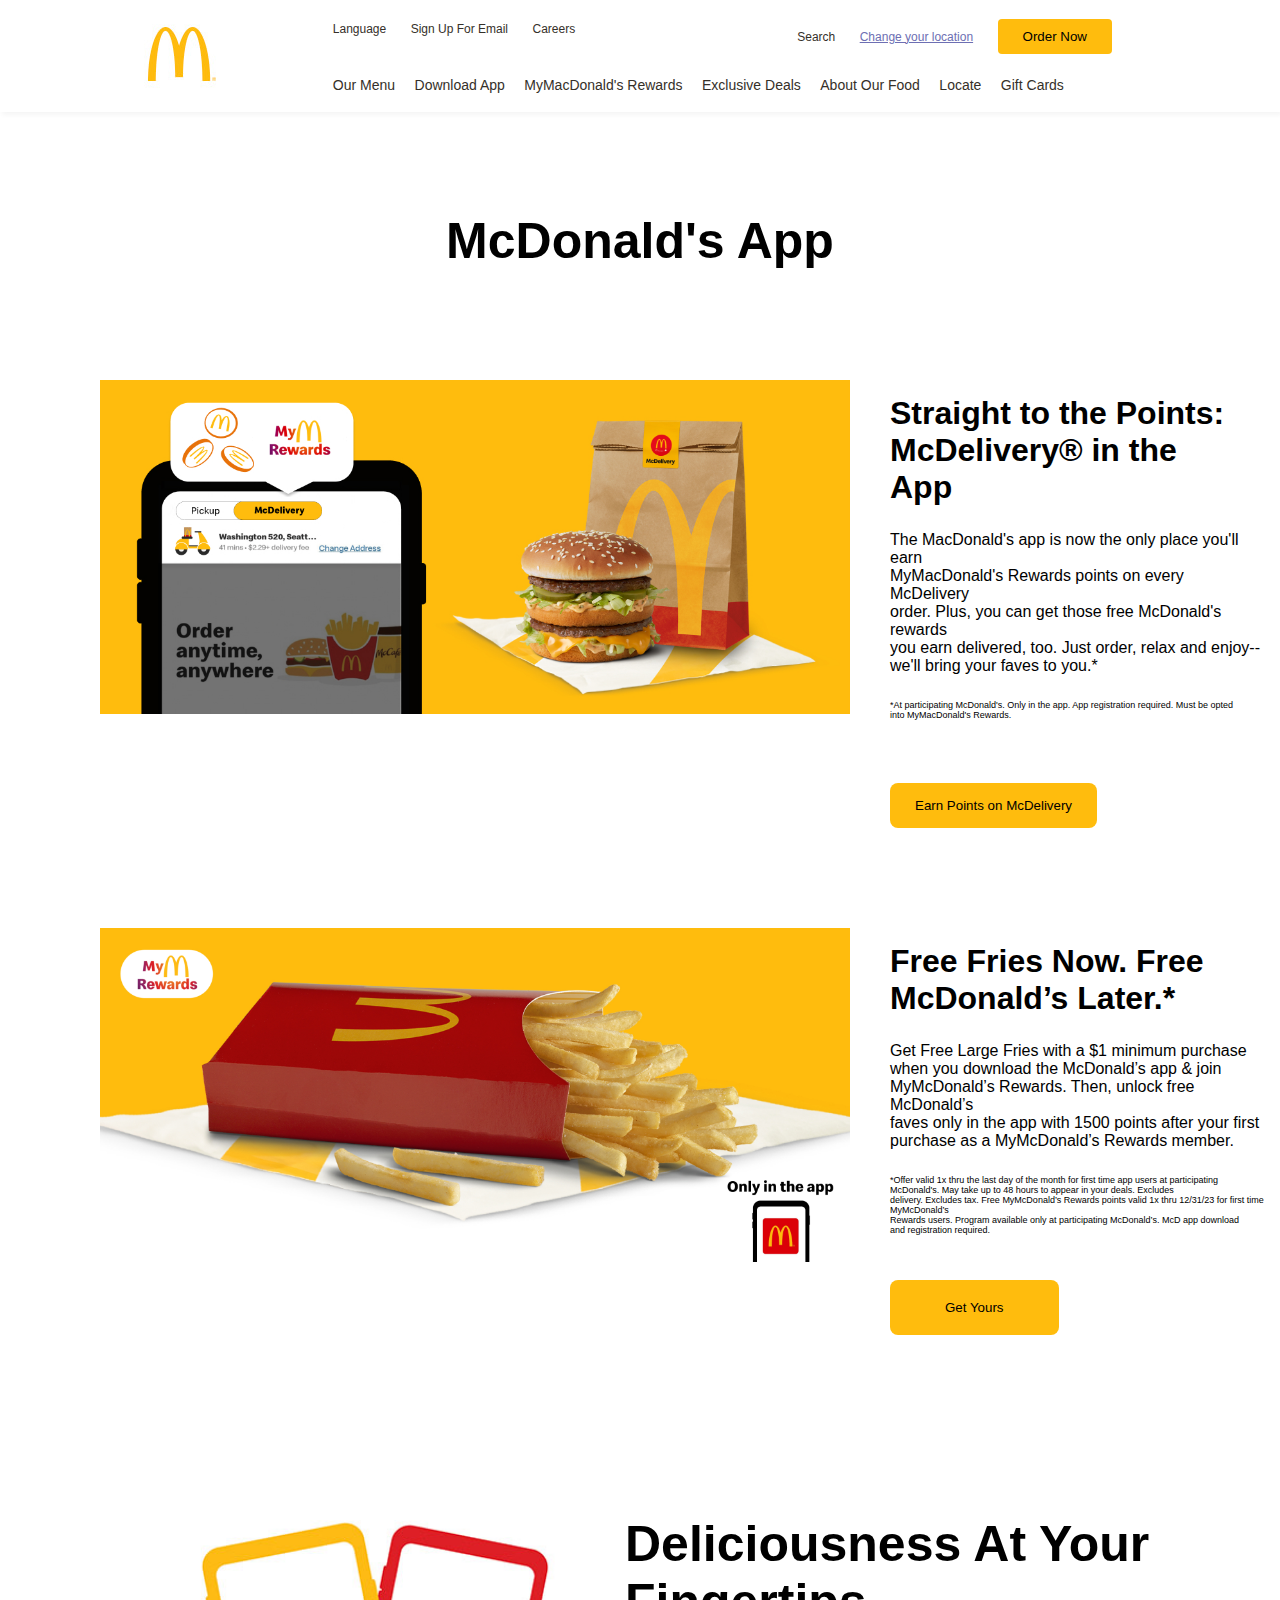
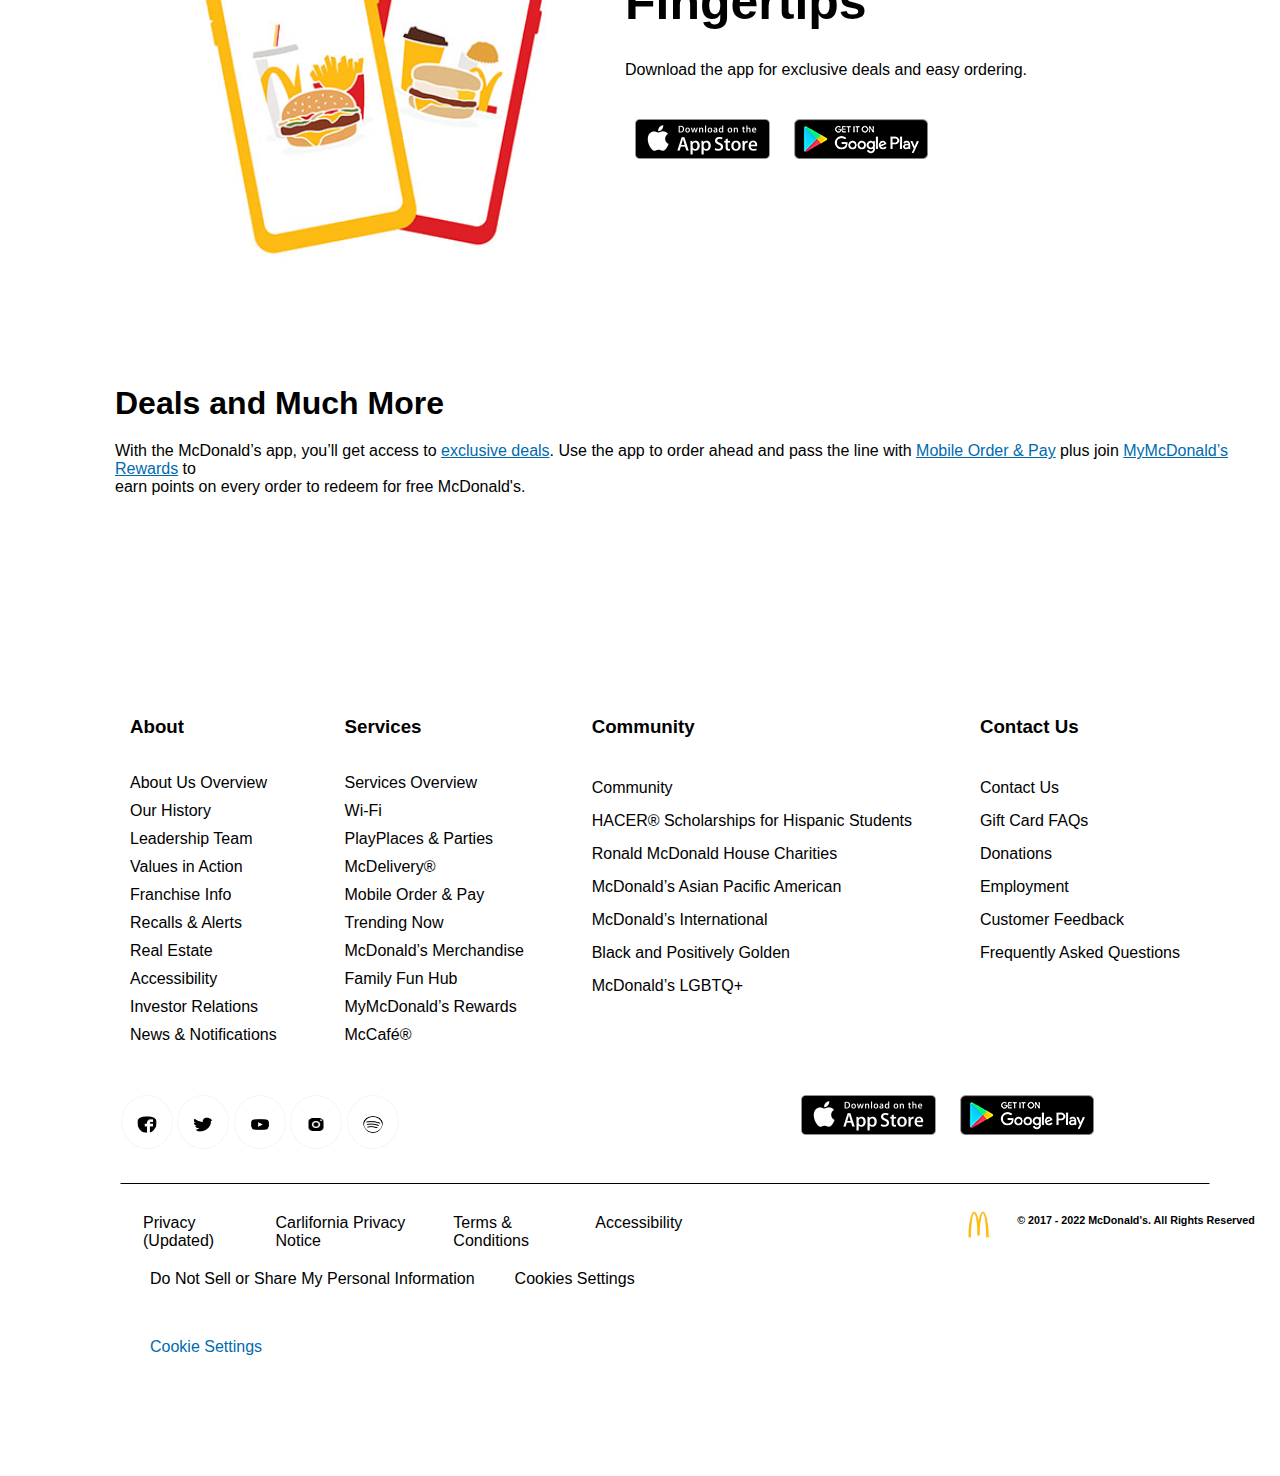
<file: downloadapp.html>
<!DOCTYPE html>
<html lang="en">
<head>
    <meta charset="UTF-8">
    <meta http-equiv="X-UA-Compatible" content="IE=edge">
    <meta name="viewport" content="width=device-width, initial-scale=1.0">
    <title>Download the McDonald’s App</title>
    <link rel="stylesheet" href="index.css">
</head>
<body>
    <!--Navigation Bar-->
    <div class="nav">
        <div class="navbar">
            <div class="logo">
                <a href="index.html"><img src="./IMAGES/mac_logo.jpeg" alt=""></a>
            </div>
            <div class="main_menu">
                <div class="menu_1">
                    <div>
                        <a href="#">Language</a>
                        <a href="signup.html">Sign Up For Email</a>
                        <a href="careers.html">Careers</a>
                    </div>
                    <div class="menu_1_left">
                        <a href="#">Search</a>
                        <a class="location" href="#">Change your location</a>
                        <button>Order Now </button>
                    </div>
                </div>
                <div class="menu_2">
                    <a href="#">Our Menu</a>
                    <a href="downloadapp.html">Download App</a>
                    <a href="#">MyMacDonald's Rewards</a>
                    <a href="exclusive.html">Exclusive Deals</a>
                    <a href="about.html">About Our Food</a>
                    <a href="#">Locate</a>
                    <a href="#">Gift Cards</a>
                </div>
            </div>
        </div>
    </div>


    <!--Section 33-->
    <div class="section_33">
        <div class="row_30">
            <h1>McDonald's App</h1>
        </div>
    </div>  

    <!--Section 34-->
    <div class="section_34">
        <div class="row_31">
            <div class="col">
                <img src="./IMAGES/mac_hero.jpeg" alt="">
            </div>
            <div class="col">
                <h1>Straight to the Points: <br> McDelivery® in the <br> App</h1>
                <h6>The MacDonald's app is now the only place you'll earn <br> 
                    MyMacDonald's Rewards points on every McDelivery <br>
                     order. Plus, you can get those free McDonald's rewards <br> 
                     you earn delivered, too. Just order, relax and enjoy-- <br> we'll bring your faves to you.*</h6>
                <p>*At participating McDonald's. Only in the app. App registration required. Must be opted <br> 
                    into MyMacDonald's Rewards.</p> <br>
                <button>Earn Points on McDelivery</button>
            </div>

        </div>
    </div>

    <!--Section 35-->
    <div class="section_35">
        <div class="row_32">
            <div class="col">
                <img src="./IMAGES/second_hero.jpeg" alt="">
            </div>
            <div class="col">
                <h1>Free Fries Now. Free <br> McDonald’s Later.*</h1>
                <h6>Get Free Large Fries with a $1 minimum purchase <br>
                    when you download the McDonald’s app & join <br> 
                    MyMcDonald’s Rewards. Then, unlock free McDonald’s <br> 
                    faves only in the app with 1500 points after your first <br> 
                    purchase as a MyMcDonald’s Rewards member.
                </h6>
                <p>*Offer valid 1x thru the last day of the month for first time app users at participating <br>
                     McDonald's. May take up to 48 hours to appear in your deals. Excludes <br>
                      delivery. Excludes tax. Free MyMcDonald’s Rewards points valid 1x thru 12/31/23 for first time MyMcDonald’s <br>
                       Rewards users. Program available only at participating McDonald’s. McD app download <br> 
                       and registration required.
                    </p>
                    <button>Get Yours</button>
            </div>
        </div>
    </div>

   <!--Section 36-->
    <div class="section_36">
        <div class="row_33">
            <div class="col-0">
                <img src="./IMAGES/AppPromo_DownloadApp_475x360.jpeg" alt="">
            </div>
            <div class="col-00">
                <h1>Deliciousness At Your <br> 
                    Fingertips
                </h1>
                <p>Download the app for exclusive deals and easy ordering.</p>
                <img src="./IMAGES/apple.png" alt="">
                <img src="./IMAGES/playstore.png" alt="">
            </div>
        </div>
    </div>

   <!--Section 37-->
    <div class="section_37">
        <div class="row_34">
            <h1>Deals and Much More</h1>
            <p>With the McDonald’s app, you’ll get access to <a href="#">exclusive deals</a>. Use the app to order ahead and pass 
                the line with <a href="#">Mobile Order & Pay</a> plus join <a href="#">MyMcDonald’s Rewards</a> to <br>
                 earn points on every order to redeem for free McDonald's.
            </p>
        </div>
    </div>

   <!--Section 8-->
   <div class="section_8">
    <div class="row_7">
        <div class="col_1">
            <h3>About</h3>
            <li><a href="#">About Us Overview</a></li>
            <li><a href="#">Our History</a></li>
            <li><a href="#">Leadership Team</a></li>
            <li><a href="#">Values in Action</a></li>
            <li><a href="#">Franchise Info</a></li>
            <li><a href="#">Recalls & Alerts</a></li>
            <li><a href="#">Real Estate</a></li>
            <li><a href="#">Accessibility</a></li>
            <li><a href="#">Investor Relations</a></li>
            <li><a href="#">News & Notifications</a></li>
        </div>
        <div class="col_2">
            <h3>Services</h3>
            <li><a href="#">Services Overview </a></li>
            <li><a href="#">Wi-Fi</a></li>
            <li><a href="#">PlayPlaces & Parties</a></li>
            <li><a href="#">McDelivery®</a></li>
            <li><a href="#">Mobile Order & Pay</a></li>
            <li><a href="#">Trending Now</a></li>
            <li><a href="#">McDonald’s Merchandise</a></li>
            <li><a href="#">Family Fun Hub</a></li>
            <li><a href="#">MyMcDonald’s Rewards</a></li>
            <li><a href="#">McCafé®</a></li>
        </div>
        <div class="col_3">
            <h3>Community</h3>
            <li><a href="#">Community</a></li>
            <li><a href="#">HACER® Scholarships for Hispanic Students</a></li>
            <li><a href="#">Ronald McDonald House Charities</a></li>
            <li><a href="#">McDonald’s Asian Pacific American</a></li>
            <li><a href="#">McDonald’s International</a></li>
            <li><a href="#">Black and Positively Golden </a></li>
            <li><a href="#">McDonald’s LGBTQ+</a></li>
        </div>
        <div class="col_4">
            <h3>Contact Us</h3>
            <li><a href="#">Contact Us</a></li>
            <li><a href="#">Gift Card FAQs</a></li>
            <li><a href="#">Donations</a></li>
            <li><a href="#">Employment</a></li>
            <li><a href="#">Customer Feedback</a></li>
            <li><a href="#">Frequently Asked Questions</a></li>
        </div>
    </div>
</div>

<!--Section 9-->
<div class="section_9">
    <div class="row_8">
        <div class="col-1">
            <img src="./IMAGES/facebook.png" alt="">
            <img src="./IMAGES/twitter.png" alt="">
            <img src="./IMAGES/youtube.png" alt="">
            <img src="./IMAGES/instagram.png" alt="">
            <img src="./IMAGES/spotify.png" alt="">
        </div>
        <div class="col-2">
            <img src="./IMAGES/apple.png" alt="">
            <img src="./IMAGES/playstore.png" alt="">
        </div>
    </div>
</div>

<!--Section 10-->
<div class="section_10">
    <div class="row_9">
        <li><a href="#">Privacy (Updated)</a></li>
        <li><a href="#">Carlifornia Privacy Notice </a></li>
        <li><a href="#">Terms & Conditions</a></li>
        <li><a href="#">Accessibility</a></li>
        <div>
            <img src="./IMAGES/mac_logo.jpeg" alt="">
            <h6>© 2017 - 2022 McDonald's. All Rights Reserved</h6>
        </div>
       
    </div>
</div>
<div class="section_11">
    <li><a href="#">Do Not Sell or Share My Personal Information</a></li>
    <li><a href="#">Cookies Settings</a></li>  
</div>  
<div class="section_11i">
    <li><a href="#">Cookie Settings</a></li>
</div>
</body>
</html>
</file>
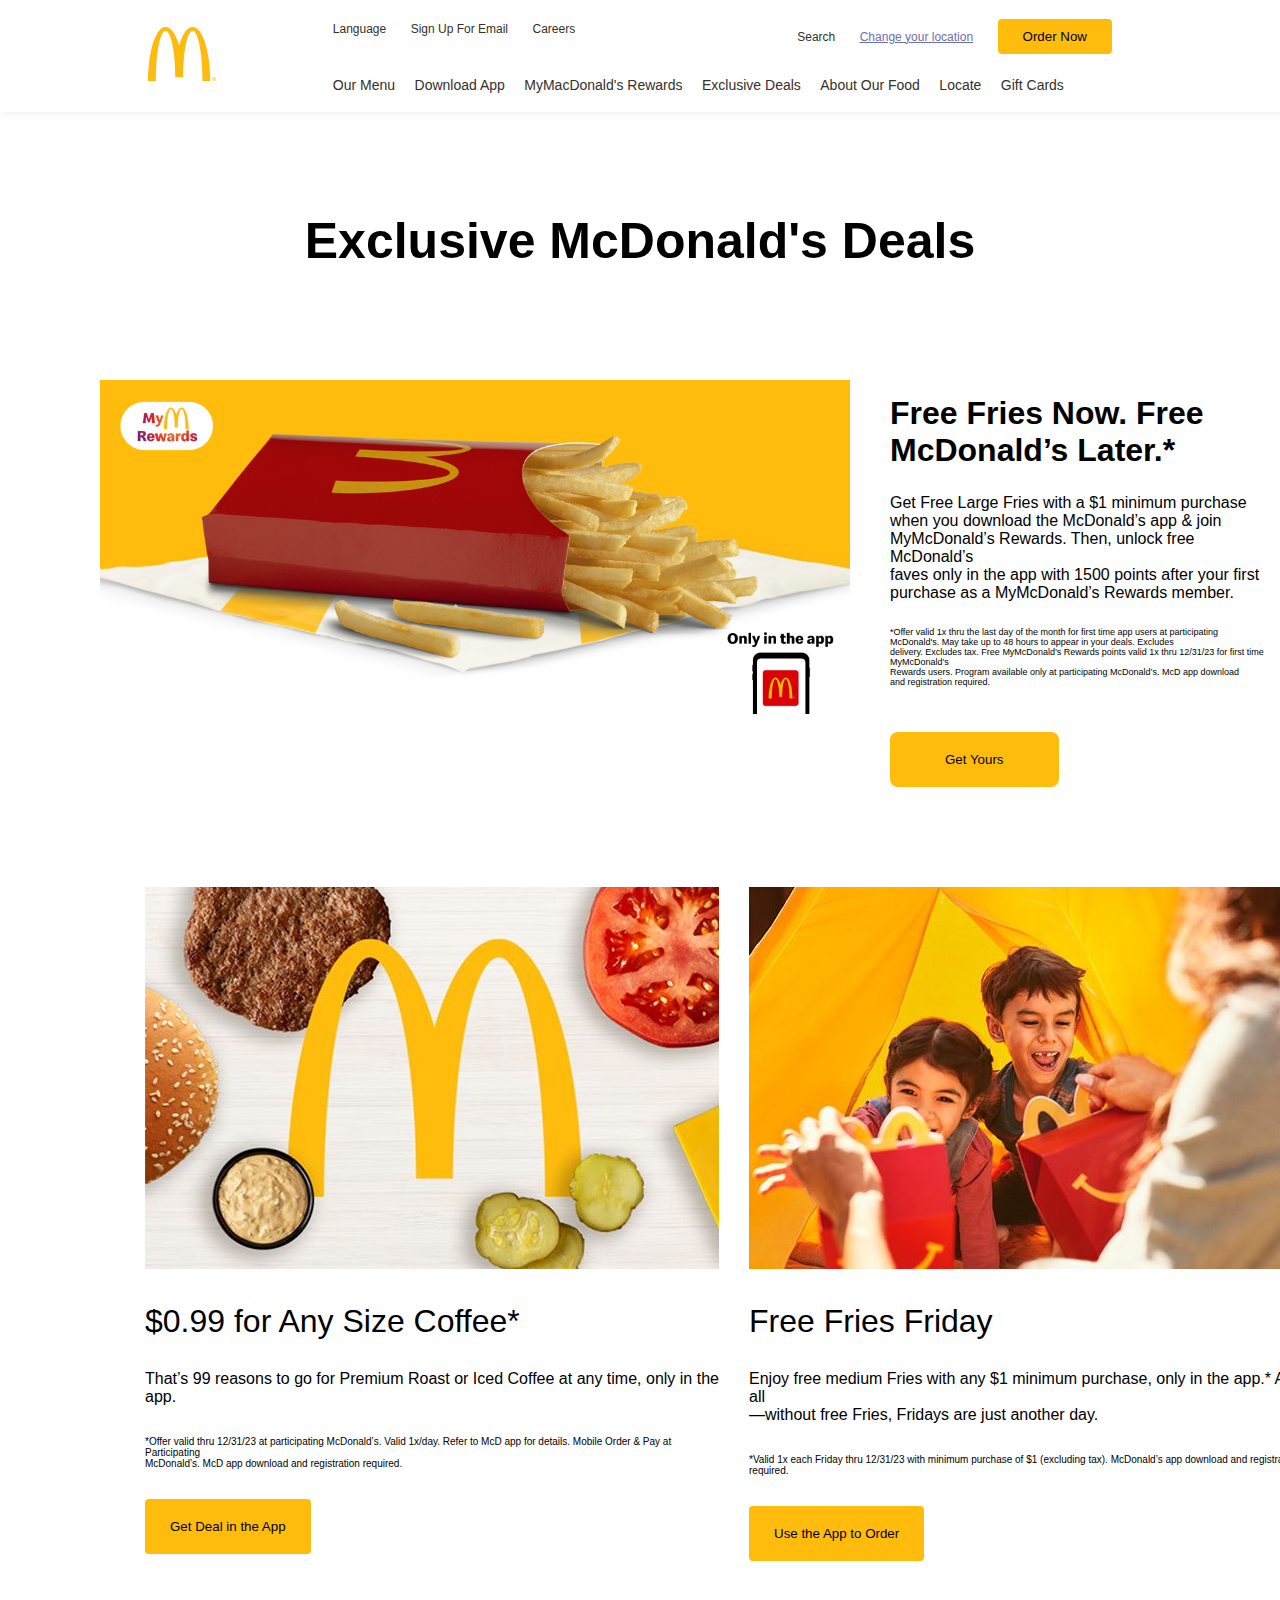
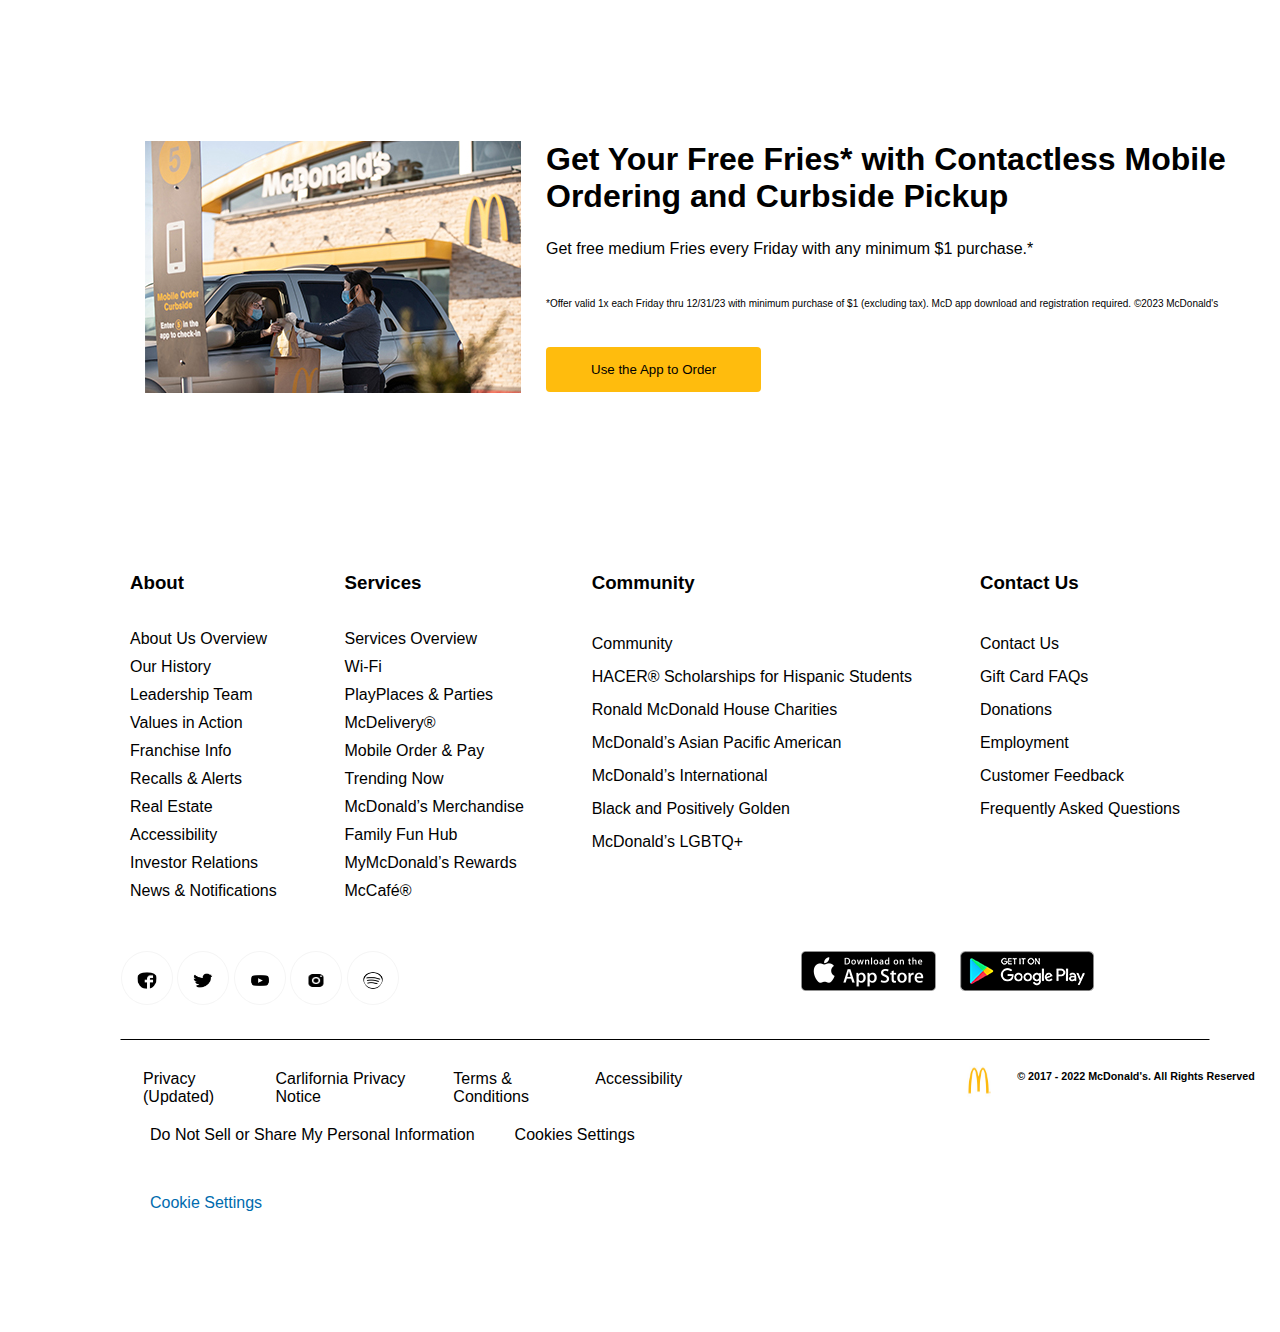
<file: exclusive.html>
<!DOCTYPE html>
<html lang="en">
<head>
    <meta charset="UTF-8">
    <meta http-equiv="X-UA-Compatible" content="IE=edge">
    <meta name="viewport" content="width=device-width, initial-scale=1.0">
    <title>McDonald’s Coupons & Deals</title>
    <link rel="stylesheet" href="index.css">
</head>
<body>
    <div class="nav">
        <div class="navbar">
            <div class="logo">
                <a href="index.html"><img src="./IMAGES/mac_logo.jpeg" alt=""></a>
            </div>
            <div class="main_menu">
                <div class="menu_1">
                    <div>
                        <a href="#">Language</a>
                        <a href="signup.html">Sign Up For Email</a>
                        <a href="careers.html">Careers</a>
                    </div>
                    <div class="menu_1_left">
                        <a href="#">Search</a>
                        <a class="location" href="#">Change your location</a>
                        <button>Order Now </button>
                    </div>
                </div>
                <div class="menu_2">
                    <a href="#">Our Menu</a>
                    <a href="downloadapp.html">Download App</a>
                    <a href="#">MyMacDonald's Rewards</a>
                    <a href="exclusive.html">Exclusive Deals</a>
                    <a href="about.html">About Our Food</a>
                    <a href="#">Locate</a>
                    <a href="#">Gift Cards</a>
                </div>
            </div>
        </div>
    </div>

    <!--Section 29-->
    <div class="section_29">
        <div class="row_26">
            <h1>Exclusive McDonald's Deals</h1>
        </div>
    </div>    

    <!--Section 30-->
    <div class="section_30">
        <div class="row_27">
            <div class="col">
                <img src="./IMAGES/second_hero.jpeg" alt="">
            </div>
            <div class="col">
                <h1>Free Fries Now. Free <br> McDonald’s Later.*</h1>
                <h6>Get Free Large Fries with a $1 minimum purchase <br>
                    when you download the McDonald’s app & join <br> 
                    MyMcDonald’s Rewards. Then, unlock free McDonald’s <br> 
                    faves only in the app with 1500 points after your first <br> 
                    purchase as a MyMcDonald’s Rewards member.
                </h6>
                <p>*Offer valid 1x thru the last day of the month for first time app users at participating <br>
                     McDonald's. May take up to 48 hours to appear in your deals. Excludes <br>
                      delivery. Excludes tax. Free MyMcDonald’s Rewards points valid 1x thru 12/31/23 for first time MyMcDonald’s <br>
                       Rewards users. Program available only at participating McDonald’s. McD app download <br> 
                       and registration required.
                    </p>
                    <button>Get Yours</button>
            </div>
        </div>
    </div>

       <!--Section 31-->
       <div class="section_31">
        <div class="row_28">
            <div class="col">
                <img src="./IMAGES/commitment_1.jpeg" alt="">
                <h1>$0.99 for Any Size Coffee*</h1>
                <h4>That’s 99 reasons to go for Premium Roast or Iced Coffee at any time, only in the <br>
                    app.
                </h4>
                <p class="valid">*Offer valid  thru 12/31/23 at participating McDonald’s.
                     Valid 1x/day. Refer to McD app for details. Mobile Order & Pay at Participating <br>
                     McDonald’s. McD app download and registration required.
                </p>
                <button>Get Deal in the App</button>
            </div>
            <div class="col">
                <img src="./IMAGES/commitment_2.jpeg" alt="">
                <h1>Free Fries Friday</h1>
                <h4>Enjoy free medium Fries with any $1 minimum purchase, only in the app.* After all <br>
                    —without free Fries, Fridays are just another day.
                </h4>
                <p class="valid">
                    *Valid 1x each Friday thru 12/31/23 with minimum purchase of $1 (excluding tax). McDonald’s app download and registration required.
                </p>
                <button>Use the App to Order</button>
            </div>
        </div>
    </div>

    <!--Section 32-->
    <div class="section_32">
        <div class="row_29">
            <div class="col">
                <img src="./IMAGES/Mobile.jpeg" alt="">
            </div>
            <div class="col">
                <h1>Get Your Free Fries* with Contactless Mobile <br>
                     Ordering and Curbside Pickup
                </h1>
                <h4>Get free medium Fries every Friday with any minimum $1 purchase.*</h4>
                <p>*Offer valid 1x each Friday thru 12/31/23 with minimum purchase of $1 (excluding tax).
                     McD app download and registration required. ©2023 McDonald's
                </p>
                <button>Use the App to Order</button>
            </div>
        </div>
    </div>

     <!--Section 8-->
     <div class="section_8">
        <div class="row_7">
            <div class="col_1">
                <h3>About</h3>
                <li><a href="#">About Us Overview</a></li>
                <li><a href="#">Our History</a></li>
                <li><a href="#">Leadership Team</a></li>
                <li><a href="#">Values in Action</a></li>
                <li><a href="#">Franchise Info</a></li>
                <li><a href="#">Recalls & Alerts</a></li>
                <li><a href="#">Real Estate</a></li>
                <li><a href="#">Accessibility</a></li>
                <li><a href="#">Investor Relations</a></li>
                <li><a href="#">News & Notifications</a></li>
            </div>
            <div class="col_2">
                <h3>Services</h3>
                <li><a href="#">Services Overview </a></li>
                <li><a href="#">Wi-Fi</a></li>
                <li><a href="#">PlayPlaces & Parties</a></li>
                <li><a href="#">McDelivery®</a></li>
                <li><a href="#">Mobile Order & Pay</a></li>
                <li><a href="#">Trending Now</a></li>
                <li><a href="#">McDonald’s Merchandise</a></li>
                <li><a href="#">Family Fun Hub</a></li>
                <li><a href="#">MyMcDonald’s Rewards</a></li>
                <li><a href="#">McCafé®</a></li>
            </div>
            <div class="col_3">
                <h3>Community</h3>
                <li><a href="#">Community</a></li>
                <li><a href="#">HACER® Scholarships for Hispanic Students</a></li>
                <li><a href="#">Ronald McDonald House Charities</a></li>
                <li><a href="#">McDonald’s Asian Pacific American</a></li>
                <li><a href="#">McDonald’s International</a></li>
                <li><a href="#">Black and Positively Golden </a></li>
                <li><a href="#">McDonald’s LGBTQ+</a></li>
            </div>
            <div class="col_4">
                <h3>Contact Us</h3>
                <li><a href="#">Contact Us</a></li>
                <li><a href="#">Gift Card FAQs</a></li>
                <li><a href="#">Donations</a></li>
                <li><a href="#">Employment</a></li>
                <li><a href="#">Customer Feedback</a></li>
                <li><a href="#">Frequently Asked Questions</a></li>
            </div>
        </div>
    </div>


    <!--Section 9-->
    <div class="section_9">
        <div class="row_8">
            <div class="col-1">
                <img src="./IMAGES/facebook.png" alt="">
                <img src="./IMAGES/twitter.png" alt="">
                <img src="./IMAGES/youtube.png" alt="">
                <img src="./IMAGES/instagram.png" alt="">
                <img src="./IMAGES/spotify.png" alt="">
            </div>
            <div class="col-2">
                <img src="./IMAGES/apple.png" alt="">
                <img src="./IMAGES/playstore.png" alt="">
            </div>
        </div>
    </div>

    <!--Section 10-->
    <div class="section_10">
        <div class="row_9">
            <li><a href="#">Privacy (Updated)</a></li>
            <li><a href="#">Carlifornia Privacy Notice </a></li>
            <li><a href="#">Terms & Conditions</a></li>
            <li><a href="#">Accessibility</a></li>
            <div>
                <img src="./IMAGES/mac_logo.jpeg" alt="">
                <h6>© 2017 - 2022 McDonald's. All Rights Reserved</h6>
            </div>
           
        </div>
    </div>
    <div class="section_11">
        <li><a href="#">Do Not Sell or Share My Personal Information</a></li>
        <li><a href="#">Cookies Settings</a></li>
    </div>
    <div class="section_11i">
        <li><a href="#">Cookie Settings</a></li>
    </div>
</body>
</html>
</file>
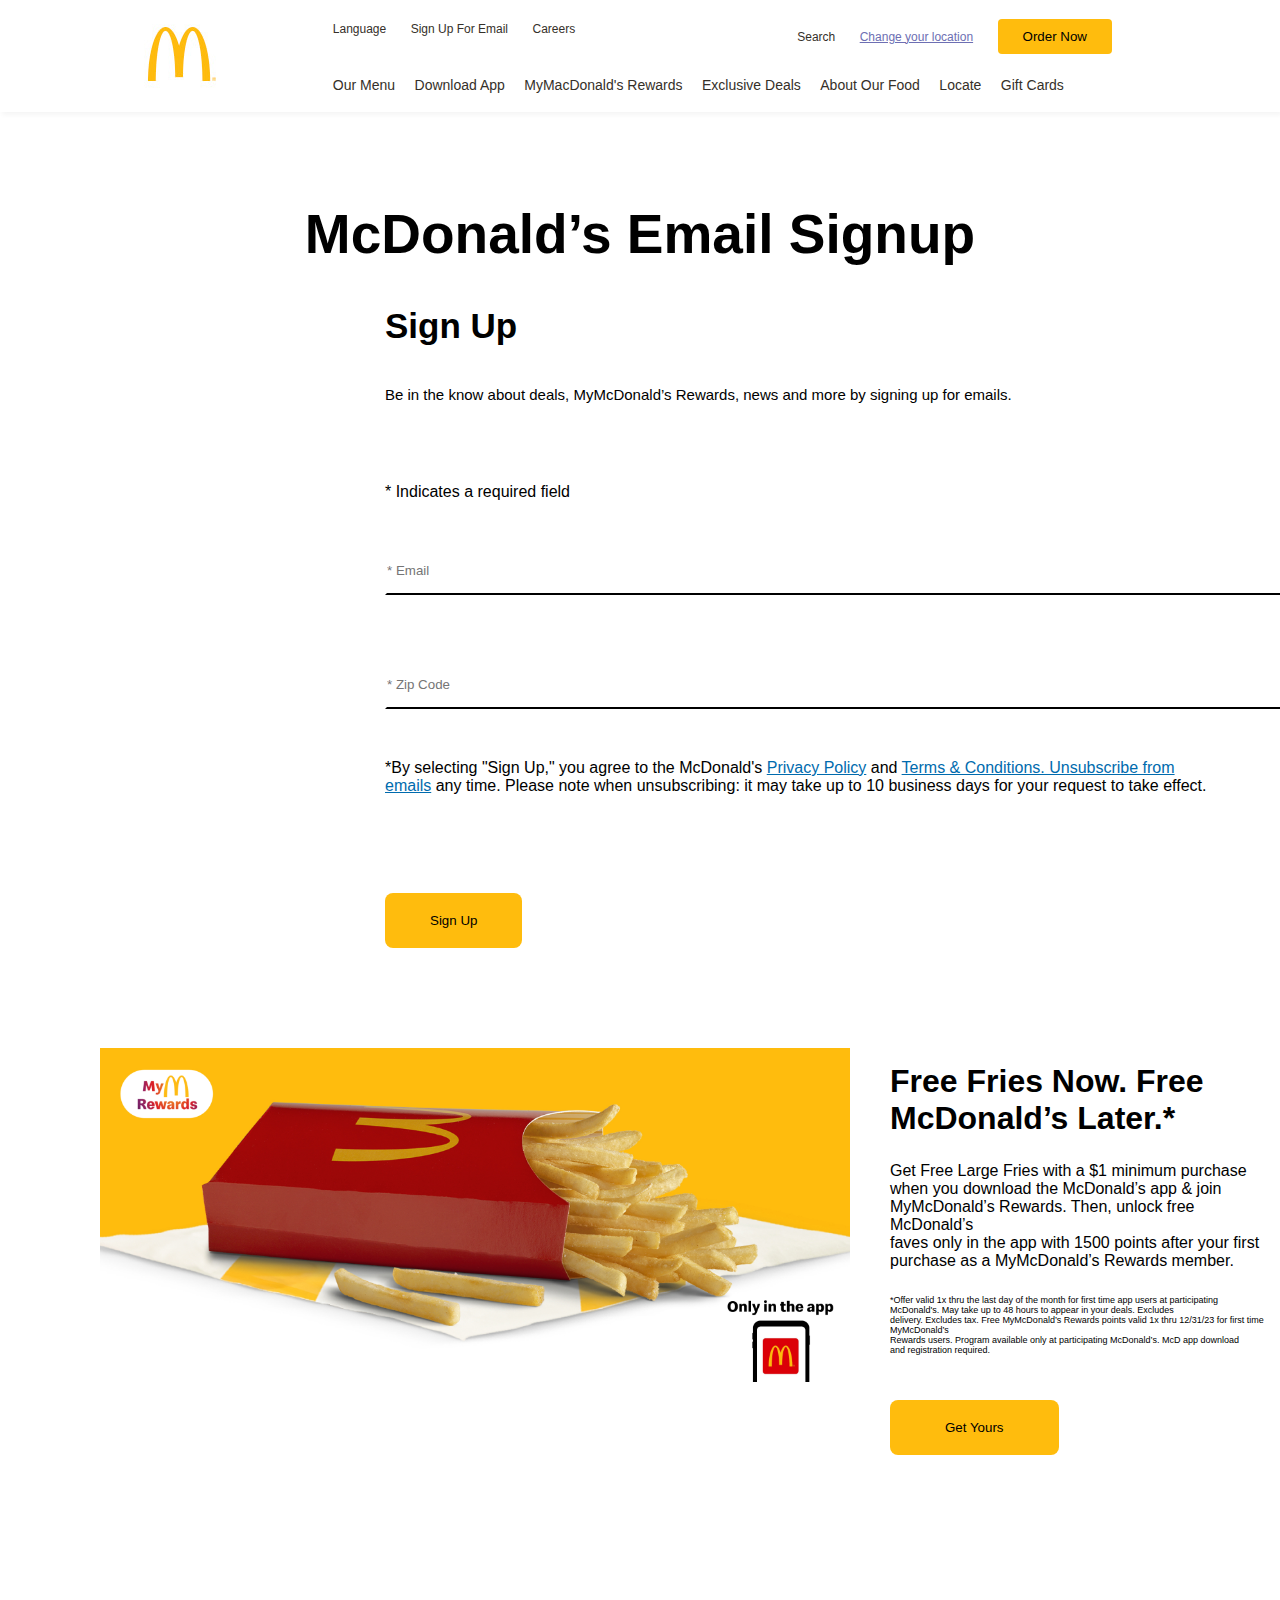
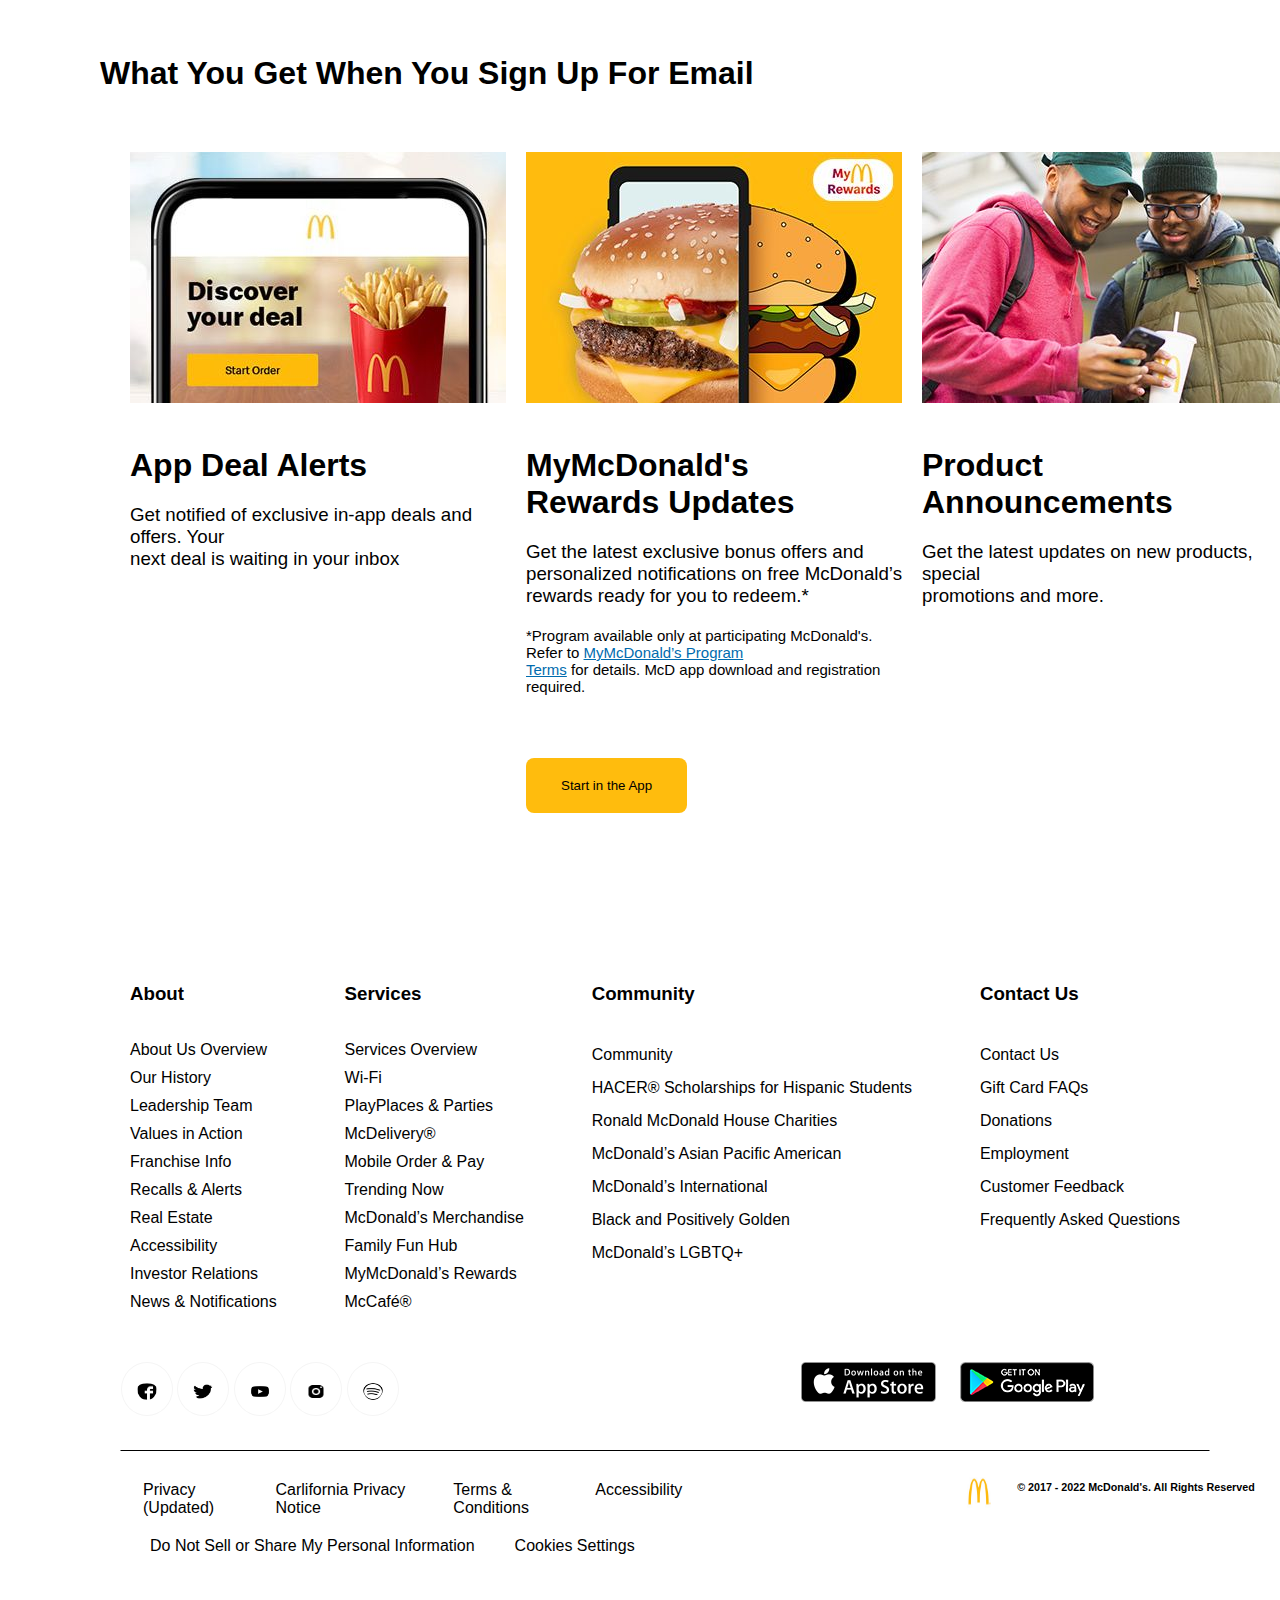
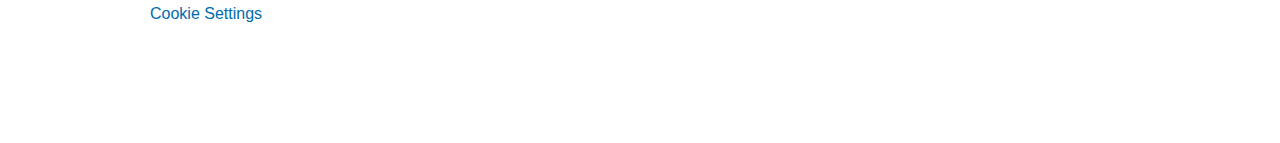
<file: signup.html>
<!DOCTYPE html>
<html lang="en">
<head>
    <meta charset="UTF-8">
    <meta http-equiv="X-UA-Compatible" content="IE=edge">
    <meta name="viewport" content="width=device-width, initial-scale=1.0">
    <title>McDonald's Email Signup: </title>
    <link rel="stylesheet" href="index.css">
</head>
<body>
    <div class="nav">
        <div class="navbar">
            <div class="logo">
                <a href="index.html"><img src="./IMAGES/mac_logo.jpeg" alt=""></a>
            </div>
            <div class="main_menu">
                <div class="menu_1">
                    <div>
                        <a href="#">Language</a>
                        <a href="signup.html">Sign Up For Email</a>
                        <a href="careers.html">Careers</a>
                    </div>
                    <div class="menu_1_left">
                        <a href="#">Search</a>
                        <a class="location" href="#">Change your location</a>
                        <button>Order Now </button>
                    </div>
                </div>
                <div class="menu_2">
                    <a href="#">Our Menu</a>
                    <a href="downloadapp.html">Download App</a>
                    <a href="#">MyMacDonald's Rewards</a>
                    <a href="exclusive.html">Exclusive Deals</a>
                    <a href="about.html">About Our Food</a>
                    <a href="#">Locate</a>
                    <a href="#">Gift Cards</a>
                </div>
            </div>
        </div>
    </div>

    <!--Section 12-->
    <div class="section_12">
        <div class="row_10">
            <h1>McDonald’s Email Signup</h1>
            <h2>Sign Up</h2>
            <h6>Be in the know about deals, MyMcDonald’s Rewards, news and more by signing up for emails.</h6>
            <p>* Indicates a required field</p>
            <input type="text" placeholder="* Email">
        </div>
        <input type="number" placeholder="* Zip Code">
        <p>*By selecting "Sign Up," you agree to the McDonald's 
            <a href="#">Privacy Policy</a> and <a href="#">Terms & Conditions. Unsubscribe from <br> 
            emails</a> any time. Please note when unsubscribing: it may take up to 10 business days for 
            your request to take effect.
        </p> <br>
        <button>Sign Up</button>
    </div>


    <!--Section 13-->
    <div class="section_13">
        <div class="row_11">
            <div class="col">
                <img src="./IMAGES/second_hero.jpeg" alt="">
            </div>
            <div class="col">
                <h1>Free Fries Now. Free <br> McDonald’s Later.*</h1>
                <h6>Get Free Large Fries with a $1 minimum purchase <br>
                    when you download the McDonald’s app & join <br> 
                    MyMcDonald’s Rewards. Then, unlock free McDonald’s <br> 
                    faves only in the app with 1500 points after your first <br> 
                    purchase as a MyMcDonald’s Rewards member.
                </h6>
                <p>*Offer valid 1x thru the last day of the month for first time app users at participating <br>
                     McDonald's. May take up to 48 hours to appear in your deals. Excludes <br>
                      delivery. Excludes tax. Free MyMcDonald’s Rewards points valid 1x thru 12/31/23 for first time MyMcDonald’s <br>
                       Rewards users. Program available only at participating McDonald’s. McD app download <br> 
                       and registration required.
                    </p>
                    <button>Get Yours</button>
            </div>
        </div>
    </div>


    <!--Section 14-->
    <div class="section_14">
        <div class="row_12">
            <h1>What You Get When You Sign Up For Email</h1>
        </div>
    </div>


    <!--Section 15-->
    <div class="section_15">
        <div class="row_13">
            <div class="col">
                <img src="./IMAGES/app-deals.jpeg" alt="">
                <h1>App Deal Alerts</h1>
                <h3>Get notified of exclusive in-app deals and offers. Your <br> next deal is waiting in your inbox </h3>
            </div>
            <div class="col">
                <img src="./IMAGES/rewards.jpeg" alt="">
                <h1>MyMcDonald's <br> Rewards Updates</h1>
                <h3>Get the latest exclusive bonus offers and <br> 
                    personalized notifications on free McDonald’s <br> 
                    rewards ready for you to redeem.*
                </h3>
                <p>*Program available only at participating McDonald's. Refer to <a href="#">MyMcDonald’s Program <br>
                     Terms</a> for details. McD app download and registration required.
                </p> <br>
                <button>Start in the App</button>
            </div>
            <div class="col">
                <img src="./IMAGES/products.jpeg" alt="">
                <h1>Product <br> Announcements</h1>
                <h3>Get the latest updates on new products, special <br> 
                    promotions and more.
                </h3>
            </div>

        </div>
    </div>

    <!--Section 8-->
    <div class="section_8">
        <div class="row_7">
            <div class="col_1">
                <h3>About</h3>
                <li><a href="#">About Us Overview</a></li>
                <li><a href="#">Our History</a></li>
                <li><a href="#">Leadership Team</a></li>
                <li><a href="#">Values in Action</a></li>
                <li><a href="#">Franchise Info</a></li>
                <li><a href="#">Recalls & Alerts</a></li>
                <li><a href="#">Real Estate</a></li>
                <li><a href="#">Accessibility</a></li>
                <li><a href="#">Investor Relations</a></li>
                <li><a href="#">News & Notifications</a></li>
            </div>
            <div class="col_2">
                <h3>Services</h3>
                <li><a href="#">Services Overview </a></li>
                <li><a href="#">Wi-Fi</a></li>
                <li><a href="#">PlayPlaces & Parties</a></li>
                <li><a href="#">McDelivery®</a></li>
                <li><a href="#">Mobile Order & Pay</a></li>
                <li><a href="#">Trending Now</a></li>
                <li><a href="#">McDonald’s Merchandise</a></li>
                <li><a href="#">Family Fun Hub</a></li>
                <li><a href="#">MyMcDonald’s Rewards</a></li>
                <li><a href="#">McCafé®</a></li>
            </div>
            <div class="col_3">
                <h3>Community</h3>
                <li><a href="#">Community</a></li>
                <li><a href="#">HACER® Scholarships for Hispanic Students</a></li>
                <li><a href="#">Ronald McDonald House Charities</a></li>
                <li><a href="#">McDonald’s Asian Pacific American</a></li>
                <li><a href="#">McDonald’s International</a></li>
                <li><a href="#">Black and Positively Golden </a></li>
                <li><a href="#">McDonald’s LGBTQ+</a></li>
            </div>
            <div class="col_4">
                <h3>Contact Us</h3>
                <li><a href="#">Contact Us</a></li>
                <li><a href="#">Gift Card FAQs</a></li>
                <li><a href="#">Donations</a></li>
                <li><a href="#">Employment</a></li>
                <li><a href="#">Customer Feedback</a></li>
                <li><a href="#">Frequently Asked Questions</a></li>
            </div>
        </div>
    </div>


    <!--Section 9-->
    <div class="section_9">
        <div class="row_8">
            <div class="col-1">
                <img src="./IMAGES/facebook.png" alt="">
                <img src="./IMAGES/twitter.png" alt="">
                <img src="./IMAGES/youtube.png" alt="">
                <img src="./IMAGES/instagram.png" alt="">
                <img src="./IMAGES/spotify.png" alt="">
            </div>
            <div class="col-2">
                <img src="./IMAGES/apple.png" alt="">
                <img src="./IMAGES/playstore.png" alt="">
            </div>
        </div>
    </div>

    <!--Section 10-->
    <div class="section_10">
        <div class="row_9">
            <li><a href="#">Privacy (Updated)</a></li>
            <li><a href="#">Carlifornia Privacy Notice </a></li>
            <li><a href="#">Terms & Conditions</a></li>
            <li><a href="#">Accessibility</a></li>
            <div>
                <img src="./IMAGES/mac_logo.jpeg" alt="">
                <h6>© 2017 - 2022 McDonald's. All Rights Reserved</h6>
            </div>
           
        </div>
    </div>
    <div class="section_11">
        <li><a href="#">Do Not Sell or Share My Personal Information</a></li>
        <li><a href="#">Cookies Settings</a></li>
    </div>
    <div class="section_11i">
        <li><a href="#">Cookie Settings</a></li>
    </div>
</body>
</html>
</file>
<file: index.css>
*{
    margin: 0;
    padding: 0;
    font-family: sans-serif;
}

.nav{
    box-shadow: 2px 3px 5px 0px whitesmoke;
}

.navbar{
    display: flex;
    align-items: center;
    justify-content: space-between;
    width: 80%;
    margin: auto;
    /* padding-top: 10px; */
    /* box-shadow: 2px 3px 5px 0px whitesmoke; */
    
}

.logo{
    width: 10%;
}

.main_menu{
    width: 80%;
}

.menu_1 a, .menu_2 a {
    text-decoration: none;
    font-size: 12px;
}

.menu_1{
    display: flex;
    justify-content: space-between;
    margin-bottom: 22px;
}

.menu_1 a{
    padding-right: 20px;
    color: #353029;
}

.menu_2 a{
    padding-right: 15px;
    font-size: 14px;
    color: #353029;
}

.menu_1 button{
    background-color: #ffbc0d;
    padding: 10px 25px;
    border: none;
    border-radius: 4px;
    margin-right: 40px;
}

.menu_1 .location{
    text-decoration: underline;
    color: #6d6fb3;
}

.section_2 .row_1{
    display: flex;
    padding-top: 100px;
    margin-left: 100px;
}

.section_2 .row_1 img{
    width: 750px;
}

.section_2 .row_1 h1{
    padding-top: 15px;
    font-weight: 900;
    padding-left: 40px;
}

.section_2 .row_1 h6{
    padding-top: 25px;
    padding-right: 20px;
    padding-bottom: 25px;
    font-size: 16px;
    padding-left: 40px;
    font-weight: lighter;

}

.section_2 .row_1 p{
    font-size: 9px;
    padding-left: 40px;

}

.section_2 .row_1 button{
    margin-top: 45px;
    background: #ffbc0d;
    border: none;
    border-radius: 8px;
    padding: 15px 25px;
    margin-left: 40px;

}

.section_3 .row_2{
    display: flex;
    padding-top: 100px;
    margin-left: 100px;
}

.section_3 .row_2 img{
    width: 750px;
}

.section_3 .row_2 h1{
    padding-top: 15px;
    font-weight: 900;
    padding-left: 40px;

}

.section_3 .row_2 h6{
    padding-top: 25px;
    padding-left: 40px;
    padding-bottom: 25px;
    font-size: 16px;
    font-weight: lighter;
}

.section_3 .row_2 p{
    padding-left: 40px;
    font-size: 9px;
}

.section_3 .row_2 button{
    margin-top: 45px;
    background: #ffbc0d;
    border: none;
    border-radius: 8px;
    padding: 15px 25px;
    margin-left: 40px;
}

.section_4 .row_3{
    display: flex;
    padding-top: 100px;
    margin-left: 100px;
}

.section_4 .row_3 img{
    width: 750px;
}

.section_4 .row_3 h1{
    padding-top: 15px;
    font-weight: 900;
    padding-left: 40px;

}

.section_4 .row_3 h6{
    padding-top: 25px;
    padding-left: 40px;
    padding-bottom: 25px;
    font-size: 16px;
    font-weight: lighter;
}

.section_4 .row_3 p{
    padding-left: 40px;
    font-size: 9px;
}

.section_4 .row_3 button{
    margin-top: 5px;
    background: #ffbc0d;
    border: none;
    border-radius: 8px;
    padding: 20px 45px;
    margin-left: 40px;
}

.section_5 .row_4{
    display: flex;
    padding-top: 100px;
    margin-left: 100px;
}

.section_5 .row_4 img{
    width: 750px;
}

.section_5 .row_4 h1{
    padding-top: 15px;
    font-weight: 900;
    padding-left: 40px;

}

.section_5 .row_4 h6{
    padding-top: 25px;
    padding-left: 40px;
    padding-bottom: 25px;
    font-size: 16px;
    font-weight: lighter;
}

.section_5 .row_4 p{
    padding-left: 40px;
    font-size: 9px;
}

.section_5 .row_4 button{
    margin-top: 5px;
    background: #ffbc0d;
    border: none;
    border-radius: 8px;
    padding: 20px 55px;
    margin-left: 40px;
}

.section_6 .row_5{
    display: flex;
    padding-top: 100px;
    margin-left: 100px;
}

.section_6 .row_5 img{
    width: 750px;
}

.section_6 .row_5 h1{
    padding-top: 15px;
    font-weight: 900;
    padding-left: 40px;

}

.section_6 .row_5 h6{
    padding-top: 25px;
    padding-left: 40px;
    padding-bottom: 25px;
    font-size: 16px;
    font-weight: lighter;
}

.section_6 .row_5 p{
    padding-left: 40px;
    font-size: 9px;
}

.section_6 .row_5 button{
    margin-top: 5px;
    background: #ffbc0d;
    border: none;
    border-radius: 8px;
    padding: 20px 55px;
    margin-left: 40px;
}

.section_7 .row_6{
    display: flex;
    padding-top: 100px;
    margin-left: 100px;
}

.section_7 .row_6 img{
    width: 750px;
}

.section_7 .row_6 h1{
    padding-top: 15px;
    font-weight: 900;
    padding-left: 40px;

}

.section_7 .row_6 .Deal{
    color: #006BAE;
}

.section_7 .row_6 h6{
    padding-top: 25px;
    padding-left: 40px;
    padding-bottom: 25px;
    font-size: 16px;
    font-weight: lighter;
}

.section_7 .row_6 p{
    padding-left: 40px;
    font-size: 9px;
}

.section_7 .row_6 button{
    margin-top: 30px;
    background: #ffbc0d;
    border: none;
    border-radius: 8px;
    padding: 20px 55px;
    margin-left: 40px;
}


.section_8 .row_7{
    display: flex;
    justify-content: space-between;
    margin-left: 130px;
    margin-right: 100px;
}

.section_8 .row_7 h3{
    padding-top: 120px;
    padding-bottom: 26px;
}

.section_8 .row_7 .col_1 li{
    list-style-type: none;
    display: block;
    padding-top: 10px;
}

.section_8 .row_7 .col_1 li a{
   text-decoration: none;
   color: black;
}

.section_8 .row_7 .col_2 li{
    list-style-type: none;
    display: block;
    padding-top: 10px;
}

.section_8 .row_7 .col_2 li a{
   text-decoration: none;
   color: black;
}


.section_8 .row_7 .col_3 li{
    list-style-type: none;
    display: block;
    padding-top: 15px;
}

.section_8 .row_7 .col_3 li a{
   text-decoration: none;
   color: black;
}


.section_8 .row_7 .col_4 li{
    list-style-type: none;
    display: block;
    padding-top: 15px;
}

.section_8 .row_7 .col_4 li a{
   text-decoration: none;
   color: black;
}

.section_9 .row_8{
    display: flex;
    margin-top: 50px;
    margin-bottom: 30px;
    margin-left: 120px;
    justify-content: space-between;
    border-style: solid;
    border-color: black;
    border-top-color: white;
    border-right-color: white;
    border-bottom-color: black;
    border-left-color: white;
    padding-bottom: 30px;
    border-width: 1px;
    margin-right: 70px;
}

.section_9 .row_8 .col-1 img{
    width: 20px;
    height: 17px;
    padding-left: 15px;
    padding-top: 20px;
    border-style: solid;
    border-color: whitesmoke;
    border-width: 1px;
    border-radius: 50%;
    padding-right: 15px;
    padding-bottom: 15px;
}

.section_9 .row_8 .col-2{
    margin-right: 105px;
}

.section_10 .row_9{
    display: flex;
    margin-left: 123px;
    margin-bottom: 20px;
}

.section_10 .row_9 li{
    list-style-type: none;
    padding-left: 20px;
}

.section_10 .row_9 li a{
    text-decoration: none;
    color: black;
}

.section_10 .row_9 div{
    display: flex;
    margin-left: 250px;
}

.section_10 .row_9 img{
    width: 10%;
    margin-top: -15px;
    margin-left: 30px;
}

.section_10 .row_9 h6{
   padding-left: 20px;
}

.section_11{
    display: flex;
    margin-left: 110px;
    margin-bottom: 50px;
}

.section_11 li{
    list-style-type: none;
    padding-left: 40px;
}

.section_11 li a{
    text-decoration: none;
    color: black;
}


.section_11i{
    display: flex;
    margin-left: 110px;
    margin-bottom: 120px;
}

.section_11i li{
    list-style-type: none;
    padding-left: 40px;
}

.section_11i li a{
    text-decoration: none;
    color: #006BAE;
}


.section_12 .row_10 h1{
    text-align: center;
    margin-top: 90px;
    font-size: 55px;
}

.section_12 .row_10 h2{
    margin-top: 40px;
    margin-left: 385px;
    font-size: 35px;
}

.section_12 .row_10 h6{
    margin-top: 40px;
    margin-left: 385px;
    font-size: 15px;
    font-weight: 100;
}

.section_12 .row_10 p{
    margin-top: 80px;
    margin-left: 385px;
    font-weight: 100;
    /* font-size: 15px; */
}

.section_12 .row_10 input{
    margin-top: 20px;
    margin-left: 385px;
    padding-top: 40px;
    padding-right: 800px;
    padding-bottom: 15px;
    border-style: solid;
    border-color: black;
    border-top-color: white;
    border-left-color: white;
    border-right-color: white;
}

.section_12 input{
    margin-top: 40px;
    margin-left: 385px;
    padding-top: 40px;
    padding-right: 800px;
    padding-bottom: 15px;
    border-style: solid;
    border-color: black;
    border-top-color: white;
    border-left-color: white;
    border-right-color: white;
}

.section_12 p{
    margin-left: 385px;
    margin-top: 50px;
}

.section_12 a{
   color: #006BAE;
}

.section_12 button{
    margin-left: 385px;
    margin-top: 80px;
    background: #ffbc0d;
    border: none;
    border-radius: 8px;
    padding: 20px 45px;
}

.section_13 .row_11{
    display: flex;
    margin-top: 100px;
    margin-left: 100px;
}

.section_13 .row_11 img{
    width: 750px;
}

.section_13 .row_11 h1{
    padding-top: 15px;
    font-weight: 900;
    padding-left: 40px;
}

.section_13 .row_11 h6{
    padding-top: 25px;
    padding-right: 20px;
    padding-bottom: 25px;
    font-size: 16px;
    padding-left: 40px;
    font-weight: lighter;

}

.section_13 .row_11 p{
    font-size: 9px;
    padding-left: 40px;
    font-weight: 100;
}

.section_13 .row_11 button{
    margin-top: 45px;
    background: #ffbc0d;
    border: none;
    border-radius: 8px;
    padding: 20px 55px;
    margin-left: 40px;
}

.section_14 .row_12 {
    margin-left: 100px;
    margin-top: 200px;
    margin-bottom: 50px;
}

.section_15 .row_13{
    display: flex;
    justify-content: space-between;
    margin-left: 120px;
    margin-right: 120px;
}

.section_15 .row_13 .col{
    padding: 10px;
}

.section_15 .row_13 .col h1{
    padding-top: 40px;
    padding-bottom: 20px;
}

.section_15 .row_13 .col h3{
    padding-bottom: 20px;
    font-weight: 100;
}

.section_15 .row_13 .col p{
    font-weight: 100;
    font-size: 15px;
}

.section_15 .row_13 .col a{
    color: #006BAE;
}

.section_15 .row_13 .col button{
    margin-top: 45px;
    background: #ffbc0d;
    border: none;
    border-radius: 8px;
    padding: 20px 35px;
    margin-bottom: 40px;
}

.section_16 .row_14 h1{
    padding-top: 80px;
    text-align: center;
    font-size: 49px;
    font-weight: 900;
    padding-bottom: 110px;
}

.section_17 .row_15{
    display: flex;
    margin-left: 150px;
    padding-bottom: 200px;
}

.section_17 .row_15 img{
    width: 750px;
}

.section_17 .row_15 h1{
    padding-left: 40px;
}

.section_17 .row_15 h3{
    padding-left: 30px;
    padding-top: 20px;
    font-weight: 100;
    font-size: 16px;
}

.section_17 .row_15 button{
    margin-top: 40px;
    background: #ffbc0d;
    border: none;
    border-radius: 8px;
    padding: 15px 30px;
    margin-bottom: 30px;
    margin-left: 35px;
}

.section_18 .row_16 h1{
    margin-left: 135px;
    padding-bottom: 80px;
}

.section_19 .row_17 {
    display: flex;
    margin-left: 130px;
    margin-right: 130px;
    justify-content: space-between;
}

.section_19 .row_17 h1{
    font-weight: 100;
    padding-bottom: 20px;
}

.section_19 .row_17 h6{
    font-weight: 100;
    font-size: 15px;
    padding-bottom: 20px;
}

.section_19 .row_17 button{
    background: #ffbc0d;
    border: none;
    border-radius: 8px;
    padding: 15px 30px;
    margin-bottom: 30px;
}

.section_20 .row_18 {
    display: flex;
    margin-left: 130px;
    margin-right: 130px;
    justify-content: space-between;
    margin-top: 170px;
}

.section_20 .row_18 h1{
    font-weight: 100;
    padding-bottom: 20px;
}

.section_20 .row_18 h6{
    font-weight: 100;
    font-size: 15px;
    padding-bottom: 20px;
}

.section_20 .row_18 button{
    background: #ffbc0d;
    border: none;
    border-radius: 8px;
    padding: 15px 30px;
    margin-bottom: 30px;
}

.section_21 .row_19 {
    display: flex;
    margin-left: 130px;
    margin-right: 130px;
    justify-content: space-between;
    margin-top: 130px;
}

.section_21 .row_19 h1{
    font-weight: 100;
    padding-bottom: 20px;
}

.section_21 .row_19 h6{
    font-weight: 100;
    font-size: 15px;
    padding-bottom: 20px;
}

.section_21 .row_19 button{
    background: #ffbc0d;
    border: none;
    border-radius: 8px;
    padding: 15px 30px;
    margin-bottom: 190px;
}

.section_22 .row_20{
    margin-left: 130px;
    margin-right: 130px;
}

.section_22 .row_20 .col_1 p{
    font-weight: 100;
    font-size: 10px;
}

.section_22 .row_20 .col_2 p{
    font-weight: 100;
    font-size: 10px;
    margin-bottom: 100px;
}

.section_23 .row_21 h1{
    text-align: center;
    padding-top: 100px;
    font-size: 50px;
    padding-bottom: 10px;
}

.section_23 .row_21 img{
    width: 80%;
    margin-left: 145px;
    padding-bottom: 170px;
}

.section_24 .row_22 h2{
    margin-left: 145px;
    font-size: 30px;
    padding-bottom: 30px;
}

.section_24 .row_22 p{
    margin-left: 145px;
    margin-right: 40px;
    font-size: 17px;
    font-weight: 100;
    padding-bottom: 30px;
}

.section_25 .row_23{
    display: flex;
    margin-left: 115px;

}

.section_25 .row_23 .col{
    margin-top: 100px;
    padding-left: 30px;
}

.section_25 .row_23 .col h1{
    padding-top: 30px;
    padding-bottom: 30px;
    font-weight: 300;
}

.section_25 .row_23 .col p{
    font-weight: 350;
    padding-bottom: 30px; 
}

.section_25 .row_23 .col button{
    background-color: #ffbc0d;
    padding: 20px 25px;
    border: none;
    border-radius: 4px;
    margin-right: 40px;
    margin-bottom: 60px; 
}

.section_26 .row_24{
    display: flex;
    margin-left: 115px;

}

.section_26 .row_24 .col{
    margin-top: 100px;
    padding-left: 30px;
}

.section_26 .row_24 .col h1{
    padding-top: 30px;
    padding-bottom: 30px;
    font-weight: 300;
}

.section_26 .row_24 .col p{
    padding-top: 30px;
    padding-bottom: 30px;
    font-weight: 300;
}

.section_26 .row_24 .col button{
    background-color: #ffbc0d;
    padding: 20px 30px;
    border: none;
    border-radius: 4px;
    margin-right: 40px;
    margin-bottom: 60px; 
}

.section_27 .row_25{
    display: flex;
    margin-left: 115px;
}

.section_27 .row_25 .col{
    margin-top: 100px;
    padding-left: 30px; 
}

.section_27 .row_25 .col h1{
    padding-top: 30px;
    padding-bottom: 30px;
    font-weight: 300;
}

.section_27 .row_25 .col p{
    padding-top: px;
    padding-bottom: 30px;
    font-weight: 400;
}

.section_27 .row_25 .col h4{
    padding-top: px;
    padding-bottom: 30px;
    font-weight: 400;
}

.section_27 .row_25 .col .Alaska{
    padding-top: 10px;
    padding-bottom: 30px;
    font-weight: 200;
    font-size: 11px;
}

.section_27 .row_25 .col button{
    background-color: #ffbc0d;
    padding: 20px 30px;
    border: none;
    border-radius: 4px;
    margin-right: 40px;
    margin-bottom: 60px; 
}

.section_28 .row_26{
    display: flex;
    margin-left: 115px;

}

.section_28 .row_26 .col{
    margin-top: 100px;
    padding-left: 30px;
}

.section_28 .row_26 .col h1{
    padding-top: 30px;
    padding-bottom: 30px;
    font-weight: 300;
}

.section_28 .row_26 .col p{
    padding-top: 30px;
    padding-bottom: 30px;
    font-weight: 300;
}

.section_28 .row_26 .col button{
    background-color: #ffbc0d;
    padding: 20px 30px;
    border: none;
    border-radius: 4px;
    margin-right: 40px;
    margin-bottom: 60px; 
}

.section_29 .row_26 h1{
    text-align: center;
    padding-top: 100px;
    font-size: 50px;
    padding-bottom: 10px;
}

.section_29 .row_26 img{
    width: 80%;
    margin-left: 145px;
    padding-bottom: 170px;
}

.section_30 .row_27{
    display: flex;
    margin-top: 100px;
    margin-left: 100px;
}

.section_30 .row_27 img{
    width: 750px;
}

.section_30 .row_27 h1{
    padding-top: 15px;
    font-weight: 900;
    padding-left: 40px;
}

.section_30 .row_27 h6{
    padding-top: 25px;
    padding-right: 20px;
    padding-bottom: 25px;
    font-size: 16px;
    padding-left: 40px;
    font-weight: lighter;

}

.section_30 .row_27 p{
    font-size: 9px;
    padding-left: 40px;
    font-weight: 100;
}

.section_30 .row_27 button{
    margin-top: 45px;
    background: #ffbc0d;
    border: none;
    border-radius: 8px;
    padding: 20px 55px;
    margin-left: 40px;
}

.section_31 .row_28{
    display: flex;
    margin-left: 115px;

}

.section_31 .row_28 .col{
    margin-top: 100px;
    padding-left: 30px;
}

.section_31 .row_28 .col h1{
    padding-top: 30px;
    padding-bottom: 30px;
    font-weight: 300;
}

.section_31 .row_28 .col h4{
    font-weight: 350;
    padding-bottom: 30px; 
}

.section_31 .row_28 .col .valid{
    font-size: 10px;
    font-weight: 100;
    padding-bottom: 30px;
}

.section_31 .row_28 .col button{
    background-color: #ffbc0d;
    padding: 20px 25px;
    border: none;
    border-radius: 4px;
    margin-right: 40px;
    margin-bottom: 60px; 
}

.section_32 .row_29{
    display: flex;
    margin-left: 145px;
    margin-top: 120px;
}

.section_32 .row_29 .col h1{
   padding-left: 25px;
   padding-bottom: 25px;
}

.section_32 .row_29 .col h4{
    padding-left: 25px;
    padding-bottom: 40px;
    font-weight: 200;
 }

 .section_32 .row_29 .col p{
    padding-left: 25px;
    padding-bottom: 18px;
    font-weight: 100;
    font-size: 10px;
 }

 .section_32 .row_29 .col button{
    margin-left: 25px;
    background-color: #ffbc0d;
    padding: 15px 45px;
    border: none;
    border-radius: 4px;
    margin-right: 40px;
    margin-bottom: 60px; 
    margin-top: 20px;
 }


 .section_33 .row_30 h1{
    text-align: center;
    padding-top: 100px;
    font-size: 50px;
    padding-bottom: 10px;
}

.section_33 .row_30 img{
    width: 80%;
    margin-left: 145px;
    padding-bottom: 170px;
}

.section_34 .row_31{
    display: flex;
    padding-top: 100px;
    margin-left: 100px;
}

.section_34 .row_31 img{
    width: 750px;
}

.section_34 .row_31 h1{
    padding-top: 15px;
    font-weight: 900;
    padding-left: 40px;
}

.section_34 .row_31 h6{
    padding-top: 25px;
    padding-right: 20px;
    padding-bottom: 25px;
    font-size: 16px;
    padding-left: 40px;
    font-weight: lighter;

}

.section_34 .row_31 p{
    font-size: 9px;
    padding-left: 40px;

}

.section_34 .row_31 button{
    margin-top: 45px;
    background: #ffbc0d;
    border: none;
    border-radius: 8px;
    padding: 15px 25px;
    margin-left: 40px;

}

.section_35 .row_32{
    display: flex;
    margin-top: 100px;
    margin-left: 100px;
}

.section_35 .row_32 img{
    width: 750px;
}

.section_35 .row_32 h1{
    padding-top: 15px;
    font-weight: 900;
    padding-left: 40px;
}

.section_35 .row_32 h6{
    padding-top: 25px;
    padding-right: 20px;
    padding-bottom: 25px;
    font-size: 16px;
    padding-left: 40px;
    font-weight: lighter;
}

.section_35 .row_32 p{
    font-size: 9px;
    padding-left: 40px;
    font-weight: 100;
}

.section_35 .row_32 button{
    margin-top: 45px;
    background: #ffbc0d;
    border: none;
    border-radius: 8px;
    padding: 20px 55px;
    margin-left: 40px;
}

.section_36 .row_33 {
    display: flex;
    margin-top: 160px;
    margin-left: 125px;
}

.section_36 .row_33 .col-0 img {
    width: 500px;
}

.section_36 .row_33 .col-00 h1 {
    font-size: 50px;
    padding-top: 20px;
}

.section_36 .row_33 .col-00 p {
    padding-top: 30px;
}

.section_36 .row_33 .col-00 img{
    margin-top: 40px;
}

.section_37 .row_34 {
    margin-left: 115px;
    padding-top: 100px;
    padding-bottom: 100px;
}

.section_37 .row_34 h1 {
    padding-bottom: 20px;
}

.section_37 .row_34 p {
    font-weight: 100;
}

.section_37 .row_34 a {
    color: #006BAE;
}
</file>
